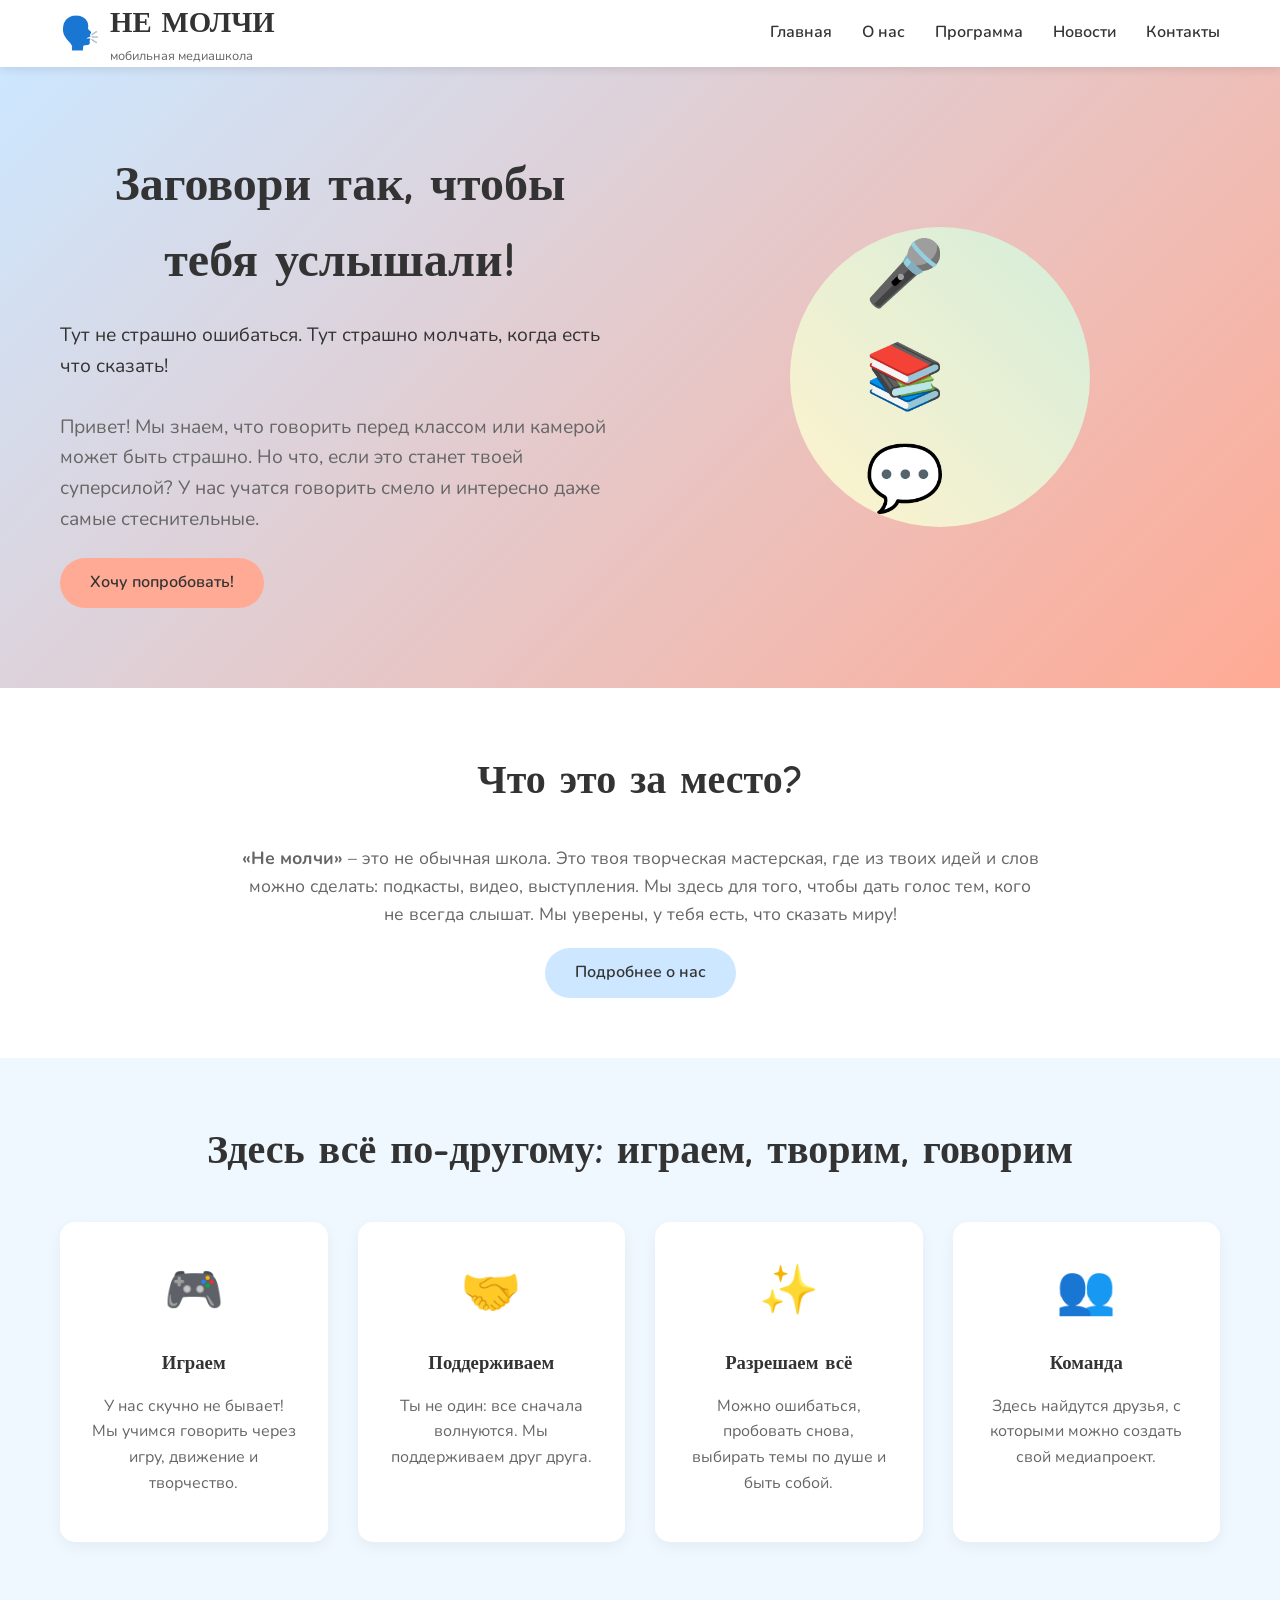
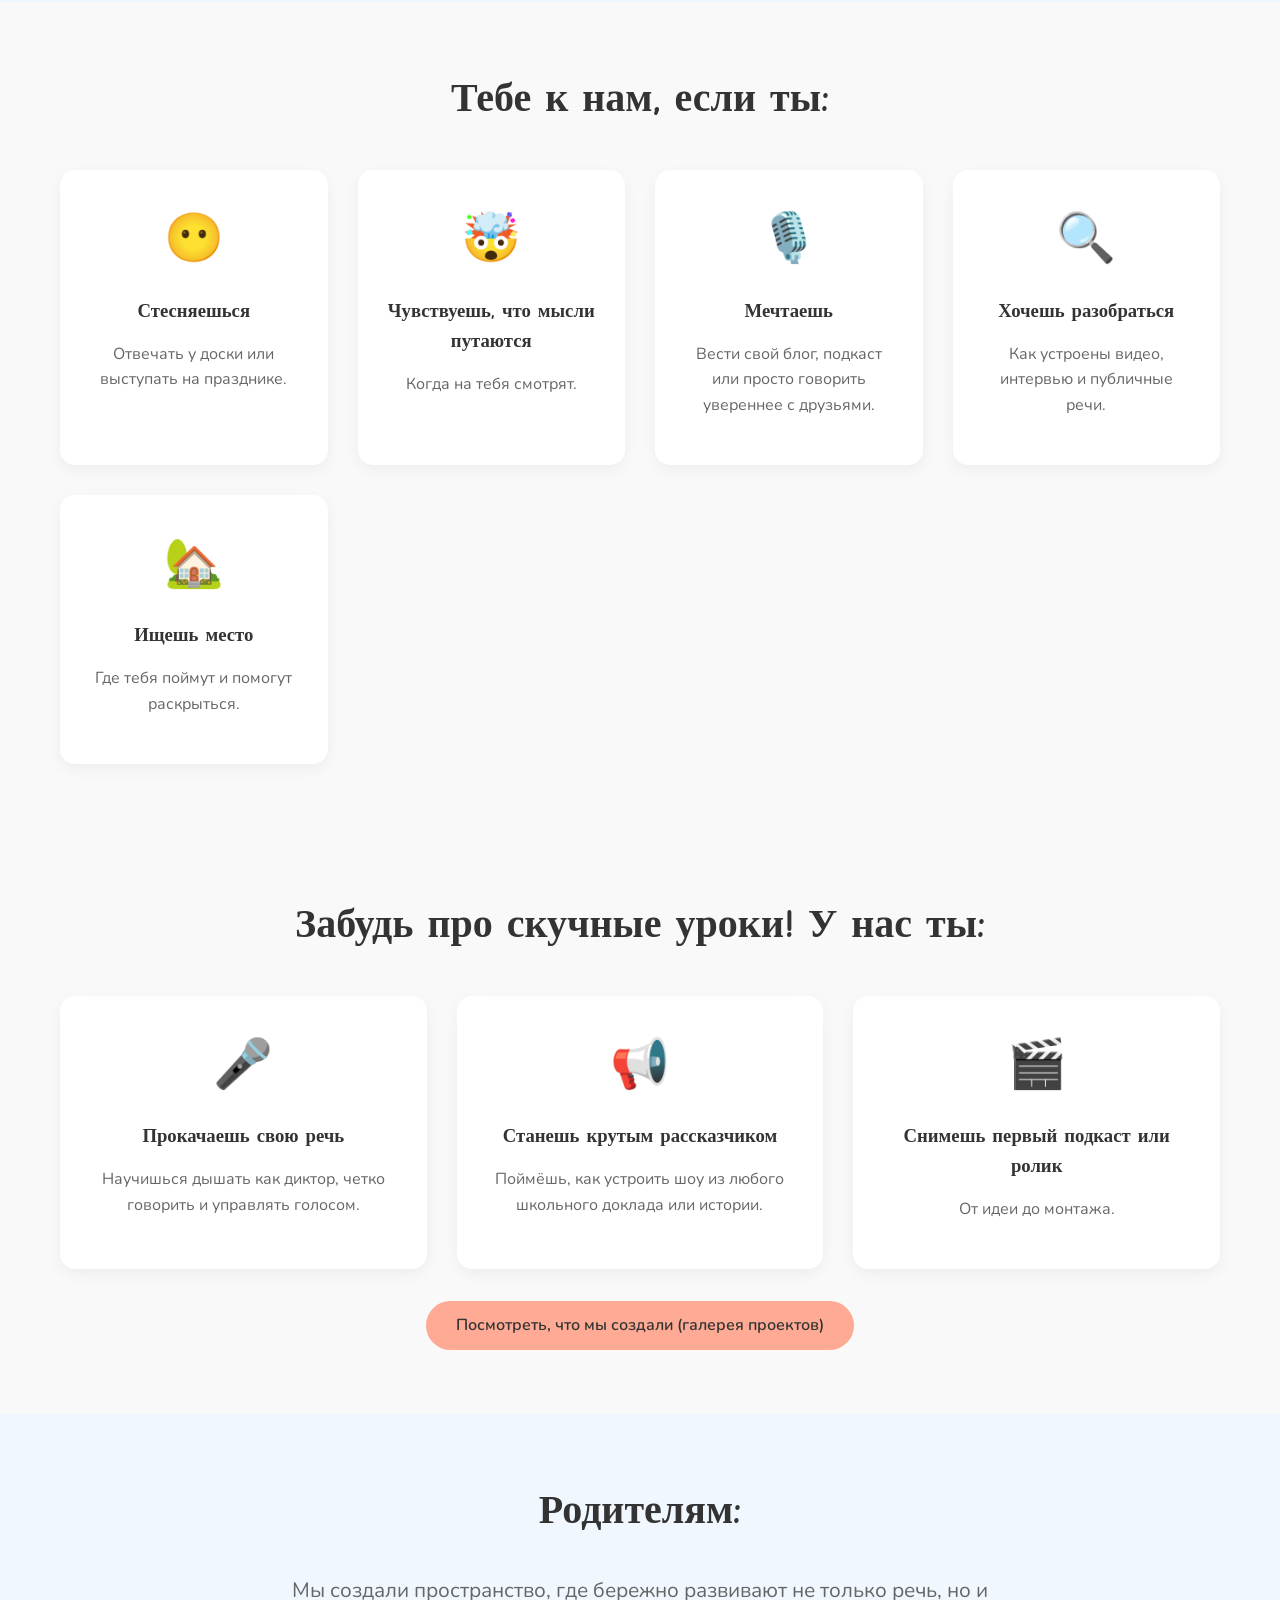
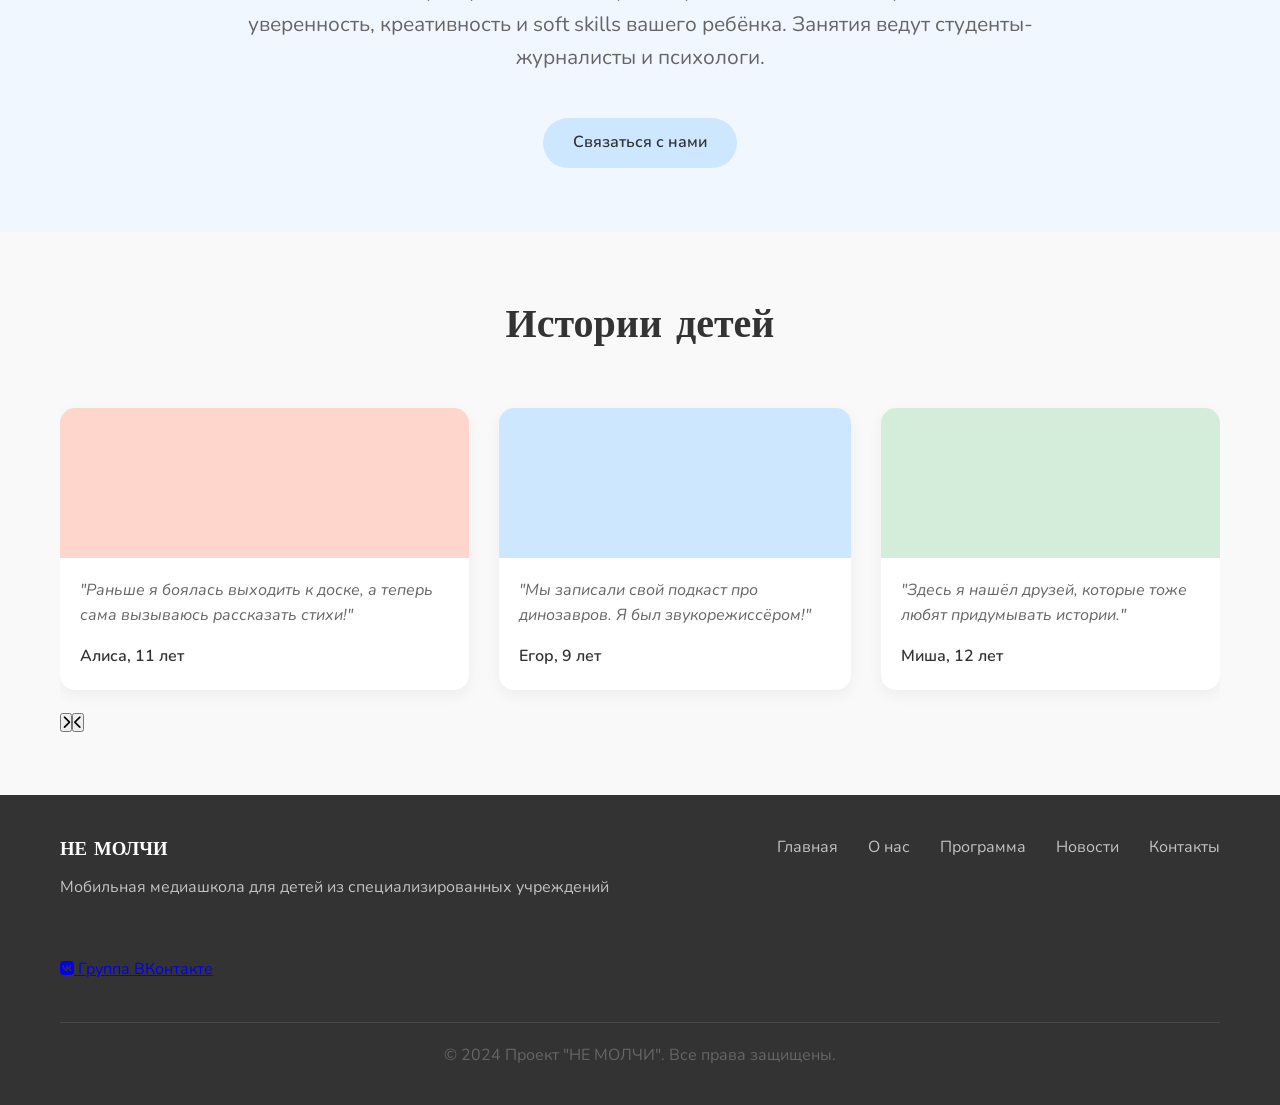
<file: index.html>
<!DOCTYPE html>
<html lang="ru">
<head>
    <meta charset="UTF-8">
    <meta name="viewport" content="width=device-width, initial-scale=1.0">
    <title>НЕ МОЛЧИ - Мобильная медиашкола</title>
    <link rel="stylesheet" href="style.css">
    <link rel="preconnect" href="https://fonts.googleapis.com">
    <link rel="preconnect" href="https://fonts.gstatic.com" crossorigin>
    <link href="https://fonts.googleapis.com/css2?family=Comic+Neue:wght@400;700&family=Nunito:wght@400;600;700&display=swap" rel="stylesheet">
    <link rel="stylesheet" href="https://cdnjs.cloudflare.com/ajax/libs/font-awesome/6.4.0/css/all.min.css">
    <link rel="icon" type="image/x-icon" href="assets/favicon.ico">
</head>
<body>
    <!-- Шапка сайта (без изменений) -->
    <header class="header">
        <div class="container">
            <div class="logo">
                <div class="logo-icon">🗣️</div>
                <div>
                    <h1>НЕ МОЛЧИ</h1>
                    <p class="logo-subtitle">мобильная медиашкола</p>
                </div>
            </div>
            <nav class="nav">
                <button class="mobile-menu-btn">
                    <i class="fas fa-bars"></i>
                </button>
                <ul class="nav-list">
                    <li><a href="index.html" class="active">Главная</a></li>
                    <li><a href="about.html">О нас</a></li>
                    <li><a href="program.html">Программа</a></li>
                    <li><a href="news.html">Новости</a></li>
                    <li><a href="contacts.html">Контакты</a></li>
                </ul>
            </nav>
        </div>
    </header>

    <!-- Главный баннер (Hero-секция) – полностью обновлён -->
    <section class="hero">
        <div class="container">
            <div class="hero-content">
                <h2 class="hero-title">Заговори так, чтобы тебя услышали!</h2>
                <p class="hero-subtitle">Тут не страшно ошибаться. Тут страшно молчать, когда есть что сказать!</p>
                <p style="margin-bottom: 1.5rem; font-size: 1.2rem;">Привет! Мы знаем, что говорить перед классом или камерой может быть страшно. Но что, если это станет твоей суперсилой? У нас учатся говорить смело и интересно даже самые стеснительные.</p>
                <a href="program.html" class="btn">Хочу попробовать!</a>
            </div>
            <div class="hero-image">
                <div class="circle-img"></div>
            </div>
        </div>
    </section>

    <!-- Что это за место? (ранее "О проекте") -->
    <section class="about-short">
        <div class="container">
            <h2>Что это за место?</h2>
            <p><strong>«Не молчи»</strong> – это не обычная школа. Это твоя творческая мастерская, где из твоих идей и слов можно сделать: подкасты, видео, выступления. Мы здесь для того, чтобы дать голос тем, кого не всегда слышат. Мы уверены, у тебя есть, что сказать миру!</p>
            <a href="about.html" class="btn btn-secondary">Подробнее о нас</a>
        </div>
    </section>

    <!-- Здесь всё по-другому (ранее "Форматы занятий") -->
    <section class="formats">
        <div class="container">
            <h2>Здесь всё по-другому: играем, творим, говорим</h2>
            <div class="formats-grid">
                <div class="format-card">
                    <div class="format-icon">🎮</div>
                    <h3>Играем</h3>
                    <p>У нас скучно не бывает! Мы учимся говорить через игру, движение и творчество.</p>
                </div>
                <div class="format-card">
                    <div class="format-icon">🤝</div>
                    <h3>Поддерживаем</h3>
                    <p>Ты не один: все сначала волнуются. Мы поддерживаем друг друга.</p>
                </div>
                <div class="format-card">
                    <div class="format-icon">✨</div>
                    <h3>Разрешаем всё</h3>
                    <p>Можно ошибаться, пробовать снова, выбирать темы по душе и быть собой.</p>
                </div>
                <div class="format-card">
                    <div class="format-icon">👥</div>
                    <h3>Команда</h3>
                    <p>Здесь найдутся друзья, с которыми можно создать свой медиапроект.</p>
                </div>
            </div>
        </div>
    </section>

    <!-- Тебе к нам, если ты... (новая секция) -->
    <section class="reasons" style="padding: 4rem 0; background-color: #f9f9f9;">
        <div class="container">
            <h2>Тебе к нам, если ты:</h2>
            <div class="formats-grid"> <!-- используем ту же сетку -->
                <div class="format-card">
                    <div class="format-icon">😶</div>
                    <h3>Стесняешься</h3>
                    <p>Отвечать у доски или выступать на празднике.</p>
                </div>
                <div class="format-card">
                    <div class="format-icon">🤯</div>
                    <h3>Чувствуешь, что мысли путаются</h3>
                    <p>Когда на тебя смотрят.</p>
                </div>
                <div class="format-card">
                    <div class="format-icon">🎙️</div>
                    <h3>Мечтаешь</h3>
                    <p>Вести свой блог, подкаст или просто говорить увереннее с друзьями.</p>
                </div>
                <div class="format-card">
                    <div class="format-icon">🔍</div>
                    <h3>Хочешь разобраться</h3>
                    <p>Как устроены видео, интервью и публичные речи.</p>
                </div>
                <div class="format-card">
                    <div class="format-icon">🏡</div>
                    <h3>Ищешь место</h3>
                    <p>Где тебя поймут и помогут раскрыться.</p>
                </div>
            </div>
        </div>
    </section>

    <!-- Забудь про скучные уроки! У нас ты: (новая секция) -->
    <section class="benefits" style="padding: 4rem 0;">
        <div class="container">
            <h2>Забудь про скучные уроки! У нас ты:</h2>
            <div class="formats-grid">
                <div class="format-card">
                    <div class="format-icon">🎤</div>
                    <h3>Прокачаешь свою речь</h3>
                    <p>Научишься дышать как диктор, четко говорить и управлять голосом.</p>
                </div>
                <div class="format-card">
                    <div class="format-icon">📢</div>
                    <h3>Станешь крутым рассказчиком</h3>
                    <p>Поймёшь, как устроить шоу из любого школьного доклада или истории.</p>
                </div>
                <div class="format-card">
                    <div class="format-icon">🎬</div>
                    <h3>Снимешь первый подкаст или ролик</h3>
                    <p>От идеи до монтажа.</p>
                </div>
            </div>
            <div style="text-align: center; margin-top: 2rem;">
<a href="about.html#gallery" class="btn">Посмотреть, что мы создали (галерея проектов)</a>            </div>
        </div>
    </section>

    <!-- Родителям (новая секция) -->
    <section class="parents" style="padding: 4rem 0; background-color: #f0f7ff;">
        <div class="container">
            <h2>Родителям:</h2>
            <div style="max-width: 800px; margin: 0 auto; text-align: center;">
                <p style="font-size: 1.3rem; margin-bottom: 1.5rem;">Мы создали пространство, где бережно развивают не только речь, но и уверенность, креативность и soft skills вашего ребёнка. Занятия ведут студенты-журналисты и психологи.</p>
                <a href="contacts.html" class="btn btn-secondary">Связаться с нами</a>
            </div>
        </div>
    </section>

    <!-- Отзывы (можно оставить, но обновим текст) -->
    <section class="reviews">
        <div class="container">
            <h2>Истории детей</h2>
            <div class="reviews-carousel">
                <div class="review-card">
                    <div class="review-image" style="background-color: #ffd6cc;"></div>
                    <div class="review-content">
                        <p>"Раньше я боялась выходить к доске, а теперь сама вызываюсь рассказать стихи!"</p>
                        <span class="review-author">Алиса, 11 лет</span>
                    </div>
                </div>
                <div class="review-card">
                    <div class="review-image" style="background-color: #cce7ff;"></div>
                    <div class="review-content">
                        <p>"Мы записали свой подкаст про динозавров. Я был звукорежиссёром!"</p>
                        <span class="review-author">Егор, 9 лет</span>
                    </div>
                </div>
                <div class="review-card">
                    <div class="review-image" style="background-color: #d4edda;"></div>
                    <div class="review-content">
                        <p>"Здесь я нашёл друзей, которые тоже любят придумывать истории."</p>
                        <span class="review-author">Миша, 12 лет</span>
                    </div>
                </div>
            </div>
        </div>
    </section>

    <!-- Футер (без изменений, только описание) -->
    <footer class="footer">
        <div class="container">
            <div class="footer-content">
                <div class="footer-logo">
                    <h3>НЕ МОЛЧИ</h3>
                    <p>Мобильная медиашкола для детей из специализированных учреждений</p>
                </div>
                <div class="footer-links">
                    <a href="index.html">Главная</a>
                    <a href="about.html">О нас</a>
                    <a href="program.html">Программа</a>
                    <a href="news.html">Новости</a>
                    <a href="contacts.html">Контакты</a>
                </div>
                <div class="footer-social">
                    <a href="https://vk.com/club235171057" target="_blank" class="social-link">
                        <i class="fab fa-vk"></i> Группа ВКонтакте
                    </a>
                </div>
            </div>
            <div class="footer-copyright">
                <p>© 2024 Проект "НЕ МОЛЧИ". Все права защищены.</p>
            </div>
        </div>
    </footer>

    <!-- Скрипты (оставлены без изменений) -->
    <script src="main.js"></script>
    <script src="vk-news.js"></script>
    <script>
        document.addEventListener('DOMContentLoaded', function() {
            setTimeout(() => {
                if (typeof loadVKNewsAll === 'function') loadVKNewsAll();
            }, 1000);
            
            const refreshBtn = document.getElementById('refresh-news');
            if (refreshBtn) {
                refreshBtn.addEventListener('click', function() {
                    this.innerHTML = '<i class="fas fa-sync-alt fa-spin"></i> Обновление...';
                    loadVKNewsAll();
                    setTimeout(() => {
                        this.innerHTML = '<i class="fas fa-sync-alt"></i> Обновить новости';
                    }, 3000);
                });
            }
        });
    </script>
    <script src="https://vk.com/js/api/openapi.js?169" async></script>
</body>
</html>
</file>
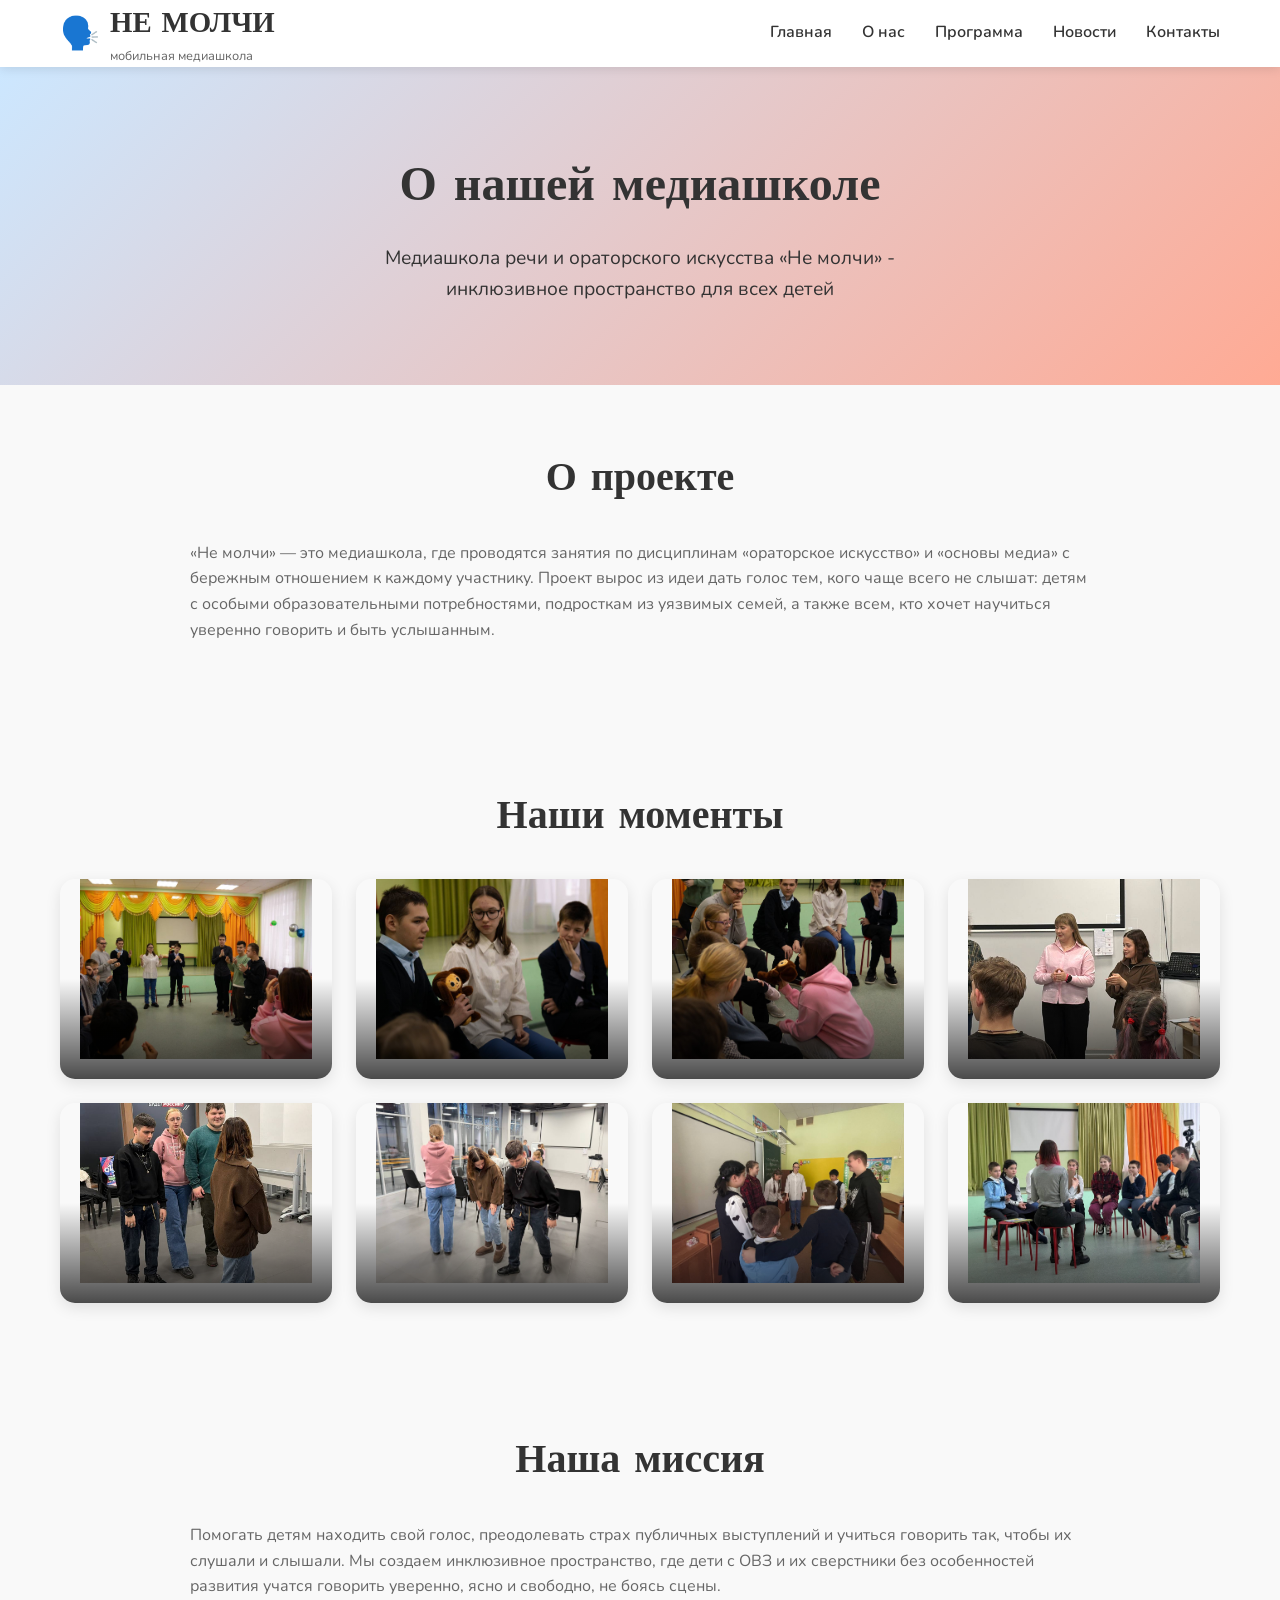
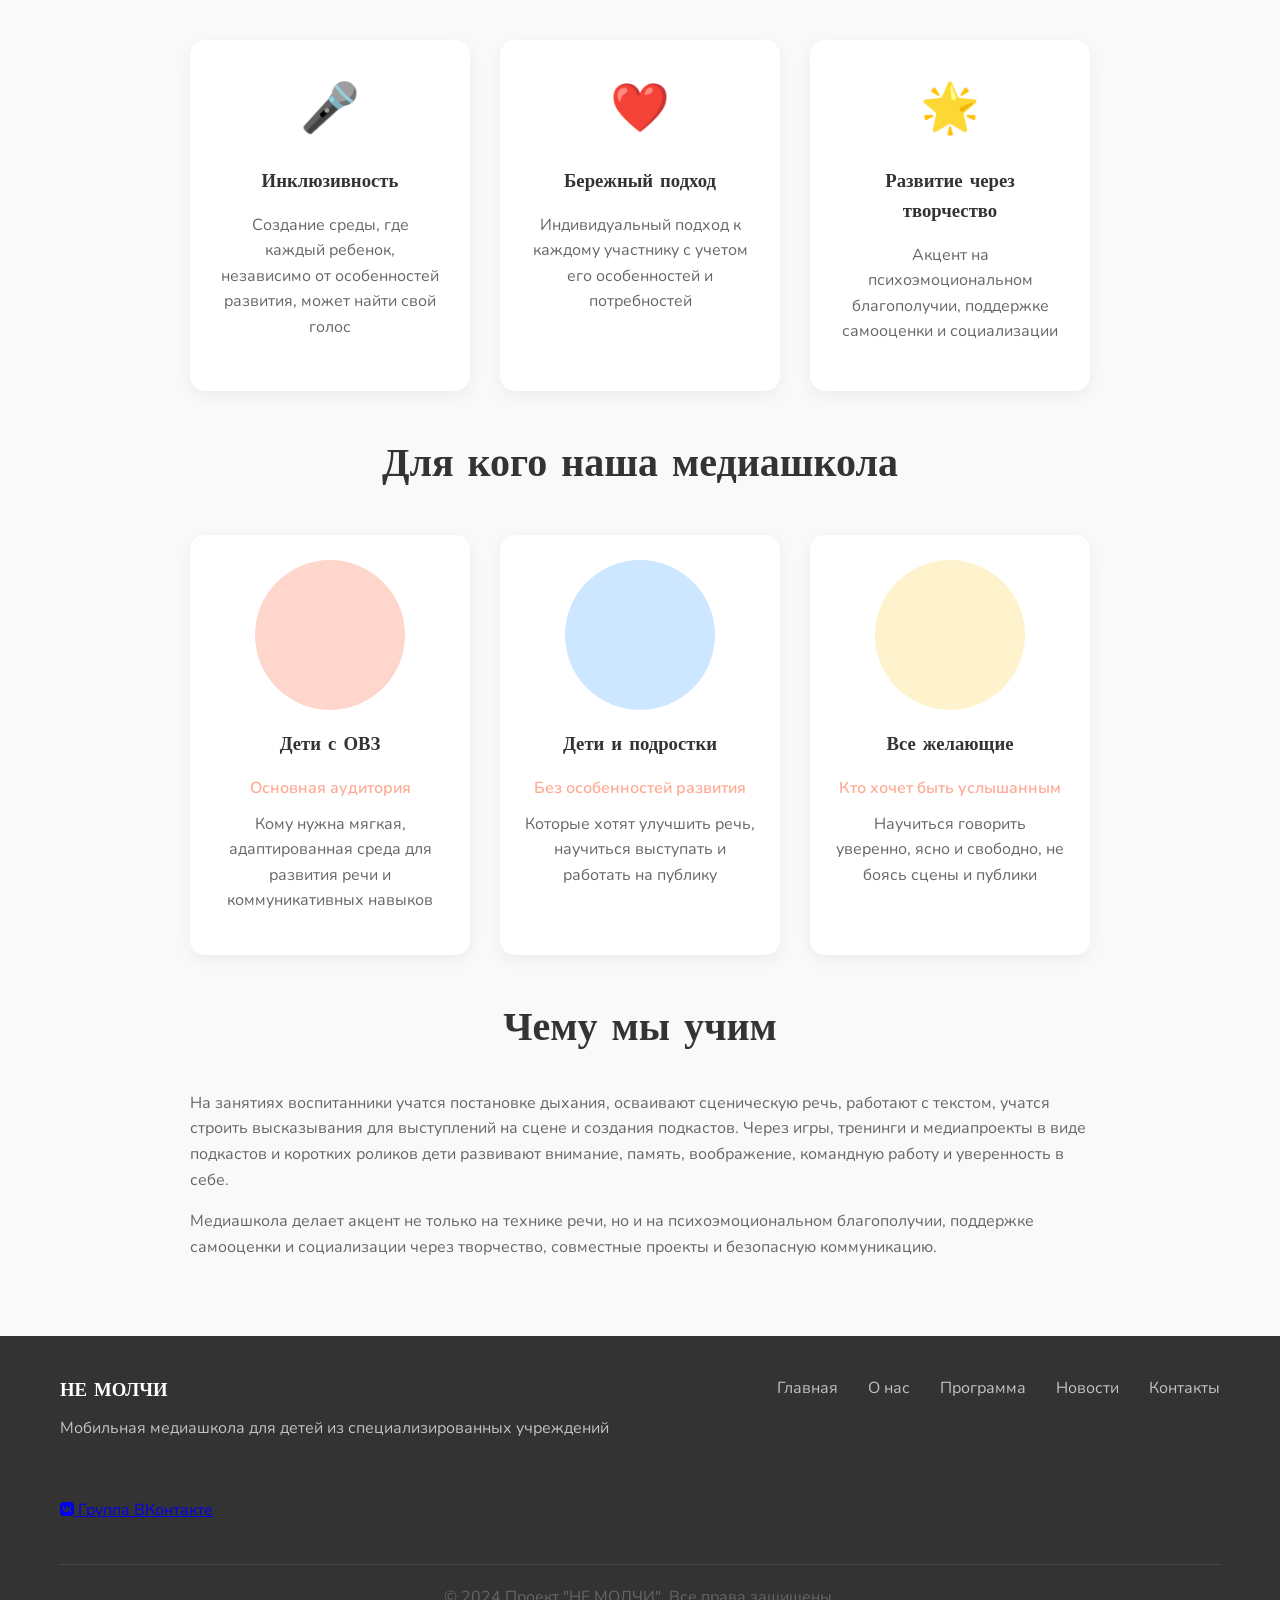
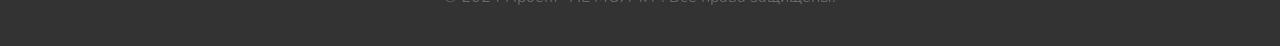
<file: about.html>
<!DOCTYPE html>
<html lang="ru">
<head>
    <meta charset="UTF-8">
    <meta name="viewport" content="width=device-width, initial-scale=1.0">
    <title>О нас - НЕ МОЛЧИ</title>
    <link rel="stylesheet" href="style.css">
    <link rel="preconnect" href="https://fonts.googleapis.com">
    <link rel="preconnect" href="https://fonts.gstatic.com" crossorigin>
    <link href="https://fonts.googleapis.com/css2?family=Comic+Neue:wght@400;700&family=Nunito:wght@400;600;700&display=swap" rel="stylesheet">
    <link rel="stylesheet" href="https://cdnjs.cloudflare.com/ajax/libs/font-awesome/6.4.0/css/all.min.css">
    <link rel="icon" type="image/x-icon" href="assets/favicon.ico">
    <style>
        /* Стили для галереи (дополнительно к основным) */
        .gallery-section {
            padding: 4rem 0;
            background-color: #f9f9f9;
        }
        .gallery-grid {
            display: grid;
            grid-template-columns: repeat(auto-fit, minmax(200px, 1fr));
            gap: 1.5rem;
            margin-top: 2rem;
        }
        .gallery-item {
            border-radius: 15px;
            overflow: hidden;
            box-shadow: 0 5px 15px rgba(0,0,0,0.1);
            transition: transform 0.3s ease;
        }
        .gallery-item:hover {
            transform: scale(1.02);
        }
        .gallery-item img {
            width: 100%;
            height: 200px;
            object-fit: cover;
            display: block;
        }
    </style>
</head>
<body>
    <header class="header">
        <div class="container">
            <div class="logo">
                <div class="logo-icon">🗣️</div>
                <div>
                    <h1>НЕ МОЛЧИ</h1>
                    <p class="logo-subtitle">мобильная медиашкола</p>
                </div>
            </div>
            <nav class="nav">
                <button class="mobile-menu-btn">
                    <i class="fas fa-bars"></i>
                </button>
                <ul class="nav-list">
                    <li><a href="index.html">Главная</a></li>
                    <li><a href="about.html" class="active">О нас</a></li>
                    <li><a href="program.html">Программа</a></li>
                    <li><a href="news.html">Новости</a></li>
                    <li><a href="contacts.html">Контакты</a></li>
                </ul>
            </nav>
        </div>
    </header>

    <main class="page-content">
        <section class="page-hero">
            <div class="container">
                <h1>О нашей медиашколе</h1>
                <p>Медиашкола речи и ораторского искусства «Не молчи» - инклюзивное пространство для всех детей</p>
            </div>
        </section>

        <section class="about-details">
            <div class="container">
                <div class="about-content">
                    <h2>О проекте</h2>
                    <p>«Не молчи» — это медиашкола, где проводятся занятия по дисциплинам «ораторское искусство» и «основы медиа» с бережным отношением к каждому участнику. Проект вырос из идеи дать голос тем, кого чаще всего не слышат: детям с особыми образовательными потребностями, подросткам из уязвимых семей, а также всем, кто хочет научиться уверенно говорить и быть услышанным.</p>
                </div>
            </div>
        </section>

        <!-- Новая секция с фотогалереей (все 8 изображений) -->
        <section class="gallery-section" id="gallery">
            <div class="container">
                <h2>Наши моменты</h2>
                <div class="gallery-grid">
                    <div class="gallery-item"><img src="assets/image/1.jpg" alt="Занятие в медиашколе"></div>
                    <div class="gallery-item"><img src="assets/image/2.jpg" alt="Ребята записывают подкаст"></div>
                    <div class="gallery-item"><img src="assets/image/3.jpg" alt="Игра на занятии"></div>
                    <div class="gallery-item"><img src="assets/image/4.jpg" alt="Выступление"></div>
                    <div class="gallery-item"><img src="assets/image/5.jpg" alt="Творческая мастерская"></div>
                    <div class="gallery-item"><img src="assets/image/6.jpg" alt="Дружная команда"></div>
                    <div class="gallery-item"><img src="assets/image/7.jpg" alt="Работа с микрофоном"></div>
                    <div class="gallery-item"><img src="assets/image/8.jpg" alt="Радость творчества"></div>
                </div>
            </div>
        </section>

        <!-- Продолжение основного контента -->
        <section class="about-details">
            <div class="container">
                <div class="about-content">
                    <h2>Наша миссия</h2>
                    <p>Помогать детям находить свой голос, преодолевать страх публичных выступлений и учиться говорить так, чтобы их слушали и слышали. Мы создаем инклюзивное пространство, где дети с ОВЗ и их сверстники без особенностей развития учатся говорить уверенно, ясно и свободно, не боясь сцены.</p>
                    
                    <div class="values-grid">
                        <div class="value-card">
                            <div class="value-icon">🎤</div>
                            <h3>Инклюзивность</h3>
                            <p>Создание среды, где каждый ребенок, независимо от особенностей развития, может найти свой голос</p>
                        </div>
                        <div class="value-card">
                            <div class="value-icon">❤️</div>
                            <h3>Бережный подход</h3>
                            <p>Индивидуальный подход к каждому участнику с учетом его особенностей и потребностей</p>
                        </div>
                        <div class="value-card">
                            <div class="value-icon">🌟</div>
                            <h3>Развитие через творчество</h3>
                            <p>Акцент на психоэмоциональном благополучии, поддержке самооценки и социализации</p>
                        </div>
                    </div>
                    
                    <h2>Для кого наша медиашкола</h2>
                    
                    <div class="team-grid">
                        <div class="team-card">
                            <div class="team-photo" style="background-color: #ffd6cc;"></div>
                            <h3>Дети с ОВЗ</h3>
                            <p class="team-role">Основная аудитория</p>
                            <p>Кому нужна мягкая, адаптированная среда для развития речи и коммуникативных навыков</p>
                        </div>
                        <div class="team-card">
                            <div class="team-photo" style="background-color: #cce7ff;"></div>
                            <h3>Дети и подростки</h3>
                            <p class="team-role">Без особенностей развития</p>
                            <p>Которые хотят улучшить речь, научиться выступать и работать на публику</p>
                        </div>
                        <div class="team-card">
                            <div class="team-photo" style="background-color: #fff3cd;"></div>
                            <h3>Все желающие</h3>
                            <p class="team-role">Кто хочет быть услышанным</p>
                            <p>Научиться говорить уверенно, ясно и свободно, не боясь сцены и публики</p>
                        </div>
                    </div>
                    
                    <h2>Чему мы учим</h2>
                    <p>На занятиях воспитанники учатся постановке дыхания, осваивают сценическую речь, работают с текстом, учатся строить высказывания для выступлений на сцене и создания подкастов. Через игры, тренинги и медиапроекты в виде подкастов и коротких роликов дети развивают внимание, память, воображение, командную работу и уверенность в себе.</p>
                    
                    <p>Медиашкола делает акцент не только на технике речи, но и на психоэмоциональном благополучии, поддержке самооценки и социализации через творчество, совместные проекты и безопасную коммуникацию.</p>
                </div>
            </div>
        </section>
    </main>

    <footer class="footer">
        <div class="container">
            <div class="footer-content">
                <div class="footer-logo">
                    <h3>НЕ МОЛЧИ</h3>
                    <p>Мобильная медиашкола для детей из специализированных учреждений</p>
                </div>
                <div class="footer-links">
                    <a href="index.html">Главная</a>
                    <a href="about.html">О нас</a>
                    <a href="program.html">Программа</a>
                    <a href="news.html">Новости</a>
                    <a href="contacts.html">Контакты</a>
                </div>
                <div class="footer-social">
                    <a href="https://vk.com/club235171057" target="_blank" class="social-link">
                        <i class="fab fa-vk"></i> Группа ВКонтакте
                    </a>
                </div>
            </div>
            <div class="footer-copyright">
                <p>© 2024 Проект "НЕ МОЛЧИ". Все права защищены.</p>
            </div>
        </div>
    </footer>

    <script src="main.js"></script>
</body>
</html>
</file>
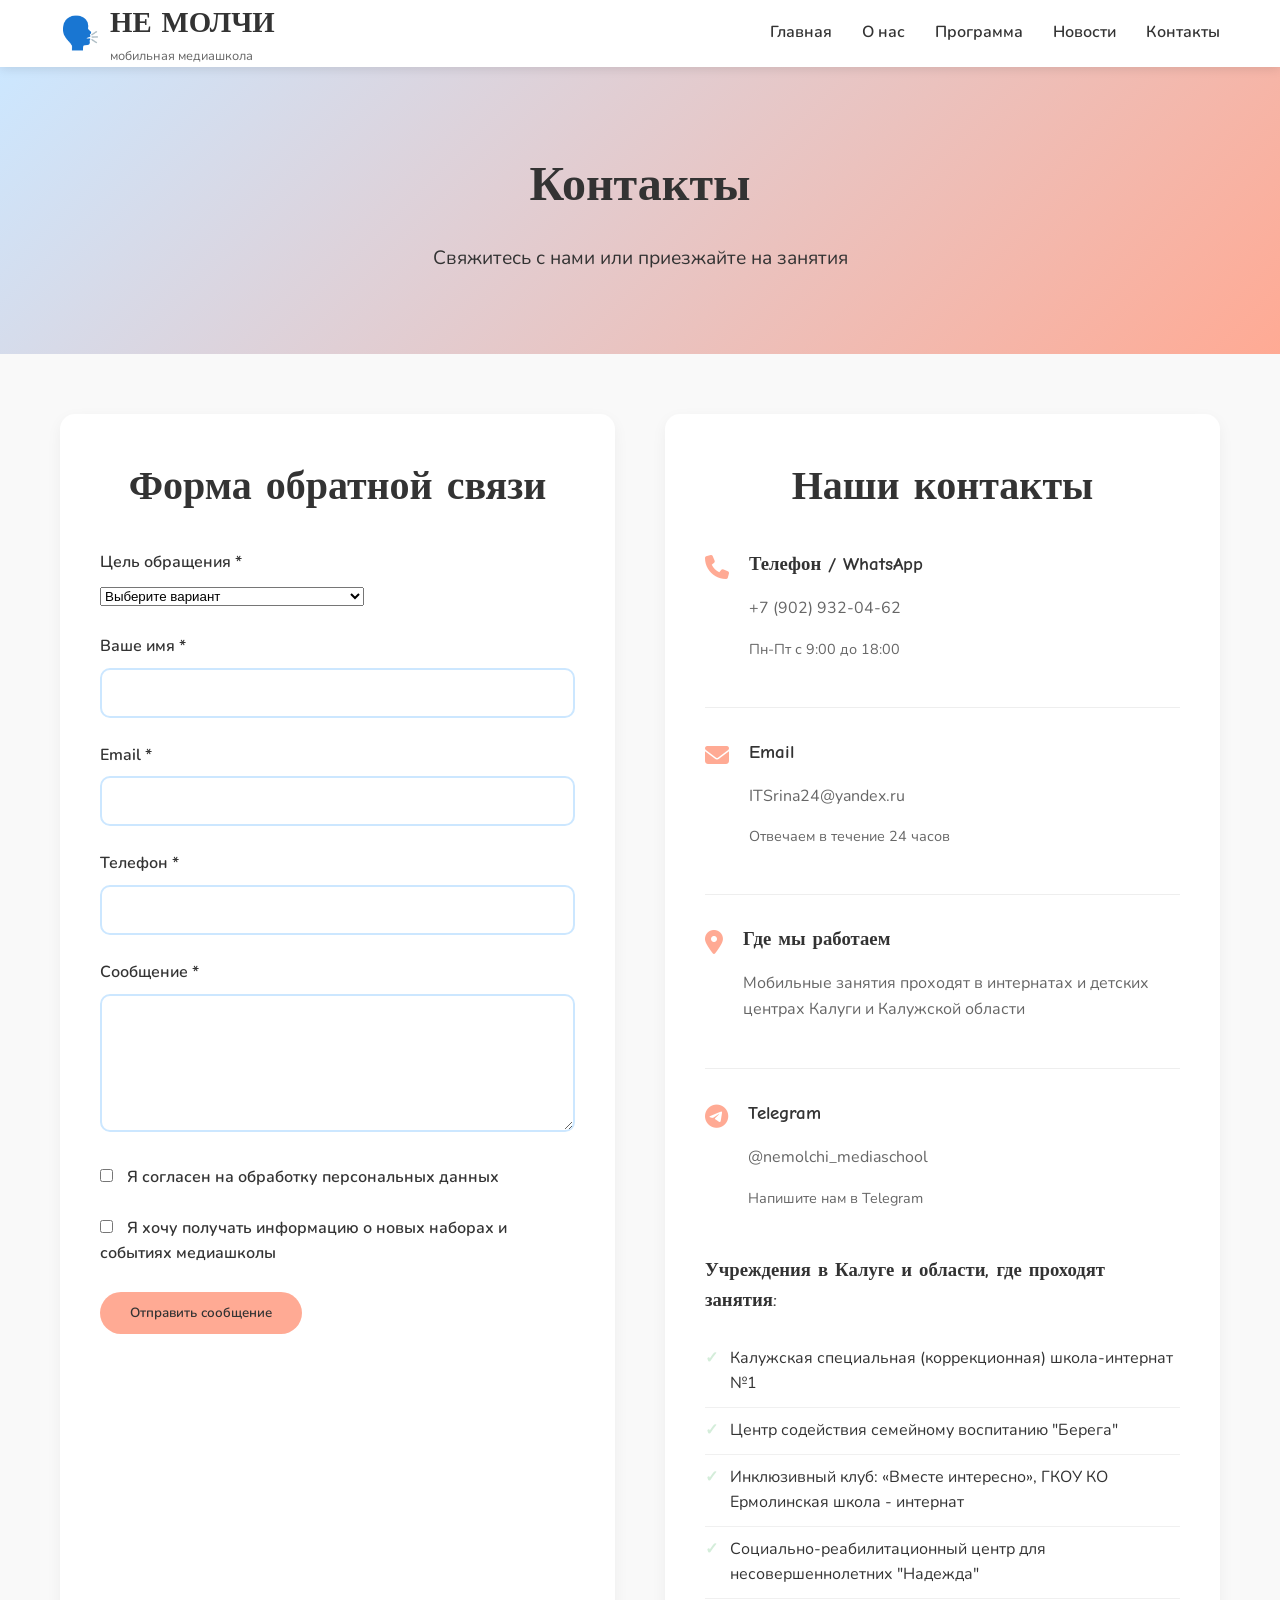
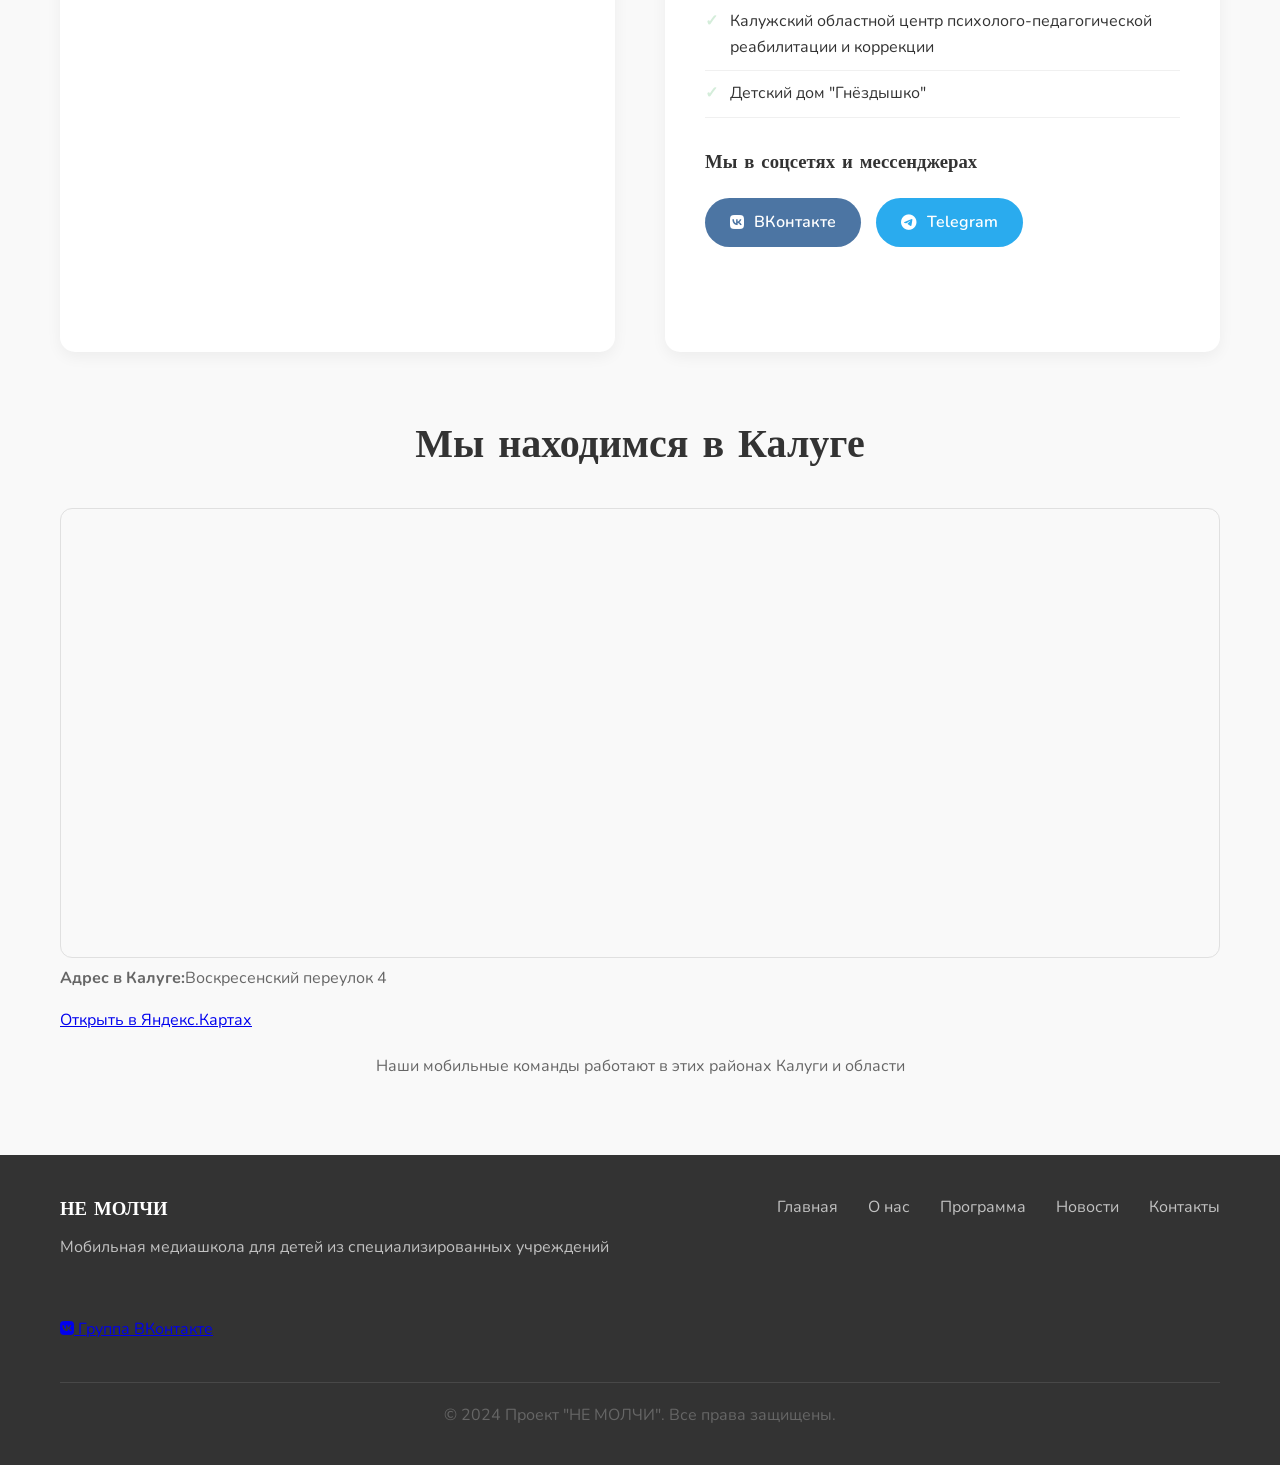
<file: contacts.html>
<!DOCTYPE html>
<html lang="ru">
<head>
    <meta charset="UTF-8">
    <meta name="viewport" content="width=device-width, initial-scale=1.0">
    <title>Контакты - НЕ МОЛЧИ</title>
    <link rel="stylesheet" href="style.css">
    <link rel="preconnect" href="https://fonts.googleapis.com">
    <link rel="preconnect" href="https://fonts.gstatic.com" crossorigin>
    <link href="https://fonts.googleapis.com/css2?family=Comic+Neue:wght@400;700&family=Nunito:wght@400;600;700&display=swap" rel="stylesheet">
    <link rel="stylesheet" href="https://cdnjs.cloudflare.com/ajax/libs/font-awesome/6.4.0/css/all.min.css">
    <link rel="icon" type="image/x-icon" href="assets/favicon.ico">
</head>
<body>
    <header class="header">
        <div class="container">
            <div class="logo">
                <div class="logo-icon">🗣️</div>
                <div>
                    <h1>НЕ МОЛЧИ</h1>
                    <p class="logo-subtitle">мобильная медиашкола</p>
                </div>
            </div>
            <nav class="nav">
                <button class="mobile-menu-btn">
                    <i class="fas fa-bars"></i>
                </button>
                <ul class="nav-list">
                    <li><a href="index.html">Главная</a></li>
                    <li><a href="about.html">О нас</a></li>
                    <li><a href="program.html">Программа</a></li>
                    <li><a href="news.html">Новости</a></li>
                    <li><a href="contacts.html" class="active">Контакты</a></li>
                </ul>
            </nav>
        </div>
    </header>

    <main class="page-content">
        <section class="page-hero">
            <div class="container">
                <h1>Контакты</h1>
                <p>Свяжитесь с нами или приезжайте на занятия</p>
            </div>
        </section>

        <section class="contacts-full">
            <div class="container">
                <div class="contacts-grid-full">
                    <!-- Форма обратной связи -->
                    <div class="contact-form-section">
                        <h2>Форма обратной связи</h2>
                        <form id="contact-form" class="contact-form">
                            <div class="form-group">
                                <label for="contact-type">Цель обращения *</label>
                                <select id="contact-type" name="contact-type" required>
                                    <option value="" disabled selected>Выберите вариант</option>
                                    <option value="parent">Записать ребенка на занятия</option>
                                    <option value="institution">Пригласить медиашколу в учреждение</option>
                                    <option value="volunteer">Стать волонтером</option>
                                    <option value="partner">Сотрудничество / Партнерство</option>
                                    <option value="question">Задать вопрос</option>
                                </select>
                            </div>
                            <div class="form-group">
                                <label for="name">Ваше имя *</label>
                                <input type="text" id="name" name="name" required>
                            </div>
                            <div class="form-group">
                                <label for="email">Email *</label>
                                <input type="email" id="email" name="email" required>
                            </div>
                            <div class="form-group">
                                <label for="phone">Телефон *</label>
                                <input type="tel" id="phone" name="phone" required>
                            </div>
                            <div class="form-group">
                                <label for="message">Сообщение *</label>
                                <textarea id="message" name="message" rows="5" required></textarea>
                            </div>
                            <div class="form-group form-group-checkbox">
                                <label>
                                    <input type="checkbox" name="agreement" required>
                                    Я согласен на обработку персональных данных
                                </label>
                            </div>
                            <div class="form-group form-group-checkbox">
                                <label>
                                    <input type="checkbox" name="newsletter">
                                    Я хочу получать информацию о новых наборах и событиях медиашколы
                                </label>
                            </div>
                            <button type="submit" class="btn">Отправить сообщение</button>
                        </form>
                    </div>
                    
                    <!-- Контактная информация -->
                    <div class="contact-info-section">
                        <h2>Наши контакты</h2>
                        <div class="contact-details">
                            <div class="contact-item-large">
                                <i class="fas fa-phone"></i>
                                <div>
                                    <h3>Телефон / WhatsApp</h3>
                                    <p>+7 (902) 932-04-62</p>
                                    <p class="contact-note">Пн-Пт с 9:00 до 18:00</p>
                                </div>
                            </div>
                            <div class="contact-item-large">
                                <i class="fas fa-envelope"></i>
                                <div>
                                    <h3>Email</h3>
                                    <p>ITSrina24@yandex.ru</p>
                                    <p class="contact-note">Отвечаем в течение 24 часов</p>
                                </div>
                            </div>
                            <div class="contact-item-large">
                                <i class="fas fa-map-marker-alt"></i>
                                <div>
                                    <h3>Где мы работаем</h3>
                                    <p>Мобильные занятия проходят в интернатах и детских центрах Калуги и Калужской области</p>
                                </div>
                            </div>
                            <div class="contact-item-large">
                                <i class="fab fa-telegram"></i>
                                <div>
                                    <h3>Telegram</h3>
                                    <p>@nemolchi_mediaschool</p>
                                    <p class="contact-note">Напишите нам в Telegram</p>
                                </div>
                            </div>
                        </div>
                        
                        <h3>Учреждения в Калуге и области, где проходят занятия:</h3>
                        <ul class="institutions-list">
                            <li>Калужская специальная (коррекционная) школа-интернат №1</li>
                            <li>Центр содействия семейному воспитанию "Берега"</li>
                            <li>Инклюзивный клуб: «Вместе интересно», ГКОУ КО Ермолинская школа - интернат</li>
                            <li>Социально-реабилитационный центр для несовершеннолетних "Надежда"</li>
                            <li>Калужский областной центр психолого-педагогической реабилитации и коррекции</li>
                            <li>Детский дом "Гнёздышко"</li>
                        </ul>
                        
                        <div class="social-section">
                            <h3>Мы в соцсетях и мессенджерах</h3>
                            <div class="social-links-large">
                                <a href="https://t.me/rina_2409" target="_blank" class="social-btn vk">
                                    <i class="fab fa-vk"></i> ВКонтакте
                                </a>
                                <a href="https://t.me/nemolchi_mediaschool" target="_blank" class="social-btn tg">
                                    <i class="fab fa-telegram"></i> Telegram
                                </a>
                                <a href="https://wa.me/79029320462" target="_blank" class="social-btn wa">
                                    <i class="fab fa-whatsapp"></i> WhatsApp
                                </a>
                            </div>
                        </div>
                    </div>
                </div>
                
                <!-- Блок с Яндекс.Картой (замените src на свой код конструктора) -->
                <div class="map-section">
                    <h2>Мы находимся в Калуге</h2>
                    <div class="map-container">
                        <iframe 
                            src="https://yandex.ru/map-widget/v1/?um=constructor%3Aваш_уникальный_код&amp;source=constructor" 
                            width="100%" 
                            height="450" 
                            frameborder="0"
                            style="border-radius: 12px; border: 1px solid #e0e0e0;"
                            title="Местоположение медиашколы 'Не Молчи' в Калуге">
                        </iframe>
                        
                        <div class="map-fallback">
                            <p><strong>Адрес в Калуге:</strong>Воскресенский переулок 4</p>
                            <p><a href="https://yandex.ru/maps/org/медиашкола_не_молчи/123456789/" target="_blank">Открыть в Яндекс.Картах</a></p>
                        </div>
                    </div>
                    <p class="map-note">Наши мобильные команды работают в этих районах Калуги и области</p>
                </div>
            </div>
        </section>
    </main>

    <footer class="footer">
        <div class="container">
            <div class="footer-content">
                <div class="footer-logo">
                    <h3>НЕ МОЛЧИ</h3>
                    <p>Мобильная медиашкола для детей из специализированных учреждений</p>
                </div>
                <div class="footer-links">
                    <a href="index.html">Главная</a>
                    <a href="about.html">О нас</a>
                    <a href="program.html">Программа</a>
                    <a href="news.html">Новости</a>
                    <a href="contacts.html">Контакты</a>
                </div>
                <div class="footer-social">
                    <a href="https://vk.ru/club236350107" target="_blank" class="social-link">
                        <i class="fab fa-vk"></i> Группа ВКонтакте
                    </a>
                </div>
            </div>
            <div class="footer-copyright">
                <p>© 2024 Проект "НЕ МОЛЧИ". Все права защищены.</p>
            </div>
        </div>
    </footer>

    <script src="main.js"></script>
    <!-- Скрипт отправки формы в Telegram -->
    <script>
        (function() {
            const TELEGRAM_BOT_TOKEN = '8627908985:AAGHCZ6ntqcqYwFkHSxzosJhpDRbvvV6mOA';
            const TELEGRAM_CHAT_ID   = '1562710760';

            const form = document.getElementById('contact-form');

            // Соответствие кодов цели русским названиям
            const purposeMap = {
                'parent': 'Записать ребенка на занятия',
                'institution': 'Пригласить медиашколу в учреждение',
                'volunteer': 'Стать волонтером',
                'partner': 'Сотрудничество / Партнерство',
                'question': 'Задать вопрос'
            };

            // Функция для экранирования HTML-спецсимволов
            function escapeHtml(unsafe) {
                return unsafe
                    .replace(/&/g, "&amp;")
                    .replace(/</g, "&lt;")
                    .replace(/>/g, "&gt;")
                    .replace(/"/g, "&quot;")
                    .replace(/'/g, "&#039;");
            }

            async function sendToTelegram(formData) {
                // Получаем русское название цели
                const purposeText = purposeMap[formData['contact-type']] || formData['contact-type'];

                // Экранируем поля, которые могут содержать спецсимволы
                const escapedData = {
                    purpose: escapeHtml(purposeText),
                    name: escapeHtml(formData.name),
                    email: escapeHtml(formData.email),
                    phone: escapeHtml(formData.phone),
                    message: escapeHtml(formData.message),
                    newsletter: formData.newsletter ? 'Да' : 'Нет'
                };

                const message = `
📩 <b>Новое обращение с сайта</b>

<b>Цель:</b> ${escapedData.purpose}
<b>Имя:</b> ${escapedData.name}
<b>Email:</b> ${escapedData.email}
<b>Телефон:</b> ${escapedData.phone}
<b>Сообщение:</b> ${escapedData.message}
<b>Подписка на новости:</b> ${escapedData.newsletter}
                `.trim();

                if (!message) {
                    throw new Error('Сообщение не может быть пустым');
                }

                console.log('Отправляемое сообщение:', message);

                const url = `https://api.telegram.org/bot${TELEGRAM_BOT_TOKEN}/sendMessage`;

                const response = await fetch(url, {
                    method: 'POST',
                    headers: { 'Content-Type': 'application/json' },
                    body: JSON.stringify({
                        chat_id: TELEGRAM_CHAT_ID,
                        text: message,
                        parse_mode: 'HTML'
                    })
                });

                return response.json();
            }

            form.addEventListener('submit', async function(e) {
                e.preventDefault();

                const formData = {
                    'contact-type': document.getElementById('contact-type').value,
                    name: document.getElementById('name').value,
                    email: document.getElementById('email').value,
                    phone: document.getElementById('phone').value,
                    message: document.getElementById('message').value,
                    newsletter: document.querySelector('input[name="newsletter"]').checked
                };

                if (!formData.name || !formData.email || !formData.phone || !formData.message) {
                    alert('Пожалуйста, заполните все обязательные поля');
                    return;
                }

                const submitBtn = form.querySelector('button[type="submit"]');
                submitBtn.disabled = true;
                submitBtn.textContent = 'Отправка...';

                try {
                    const result = await sendToTelegram(formData);
                    if (result.ok) {
                        alert('✅ Спасибо! Ваше сообщение отправлено. Мы свяжемся с вами в ближайшее время.');
                        form.reset();
                    } else {
                        throw new Error(result.description || 'Ошибка отправки');
                    }
                } catch (error) {
                    console.error('Ошибка:', error);
                    alert('❌ Не удалось отправить сообщение. Попробуйте позже или напишите нам в Telegram.');
                } finally {
                    submitBtn.disabled = false;
                    submitBtn.textContent = 'Отправить сообщение';
                }
            });
        })();
    </script>
</body>
</html>
</file>
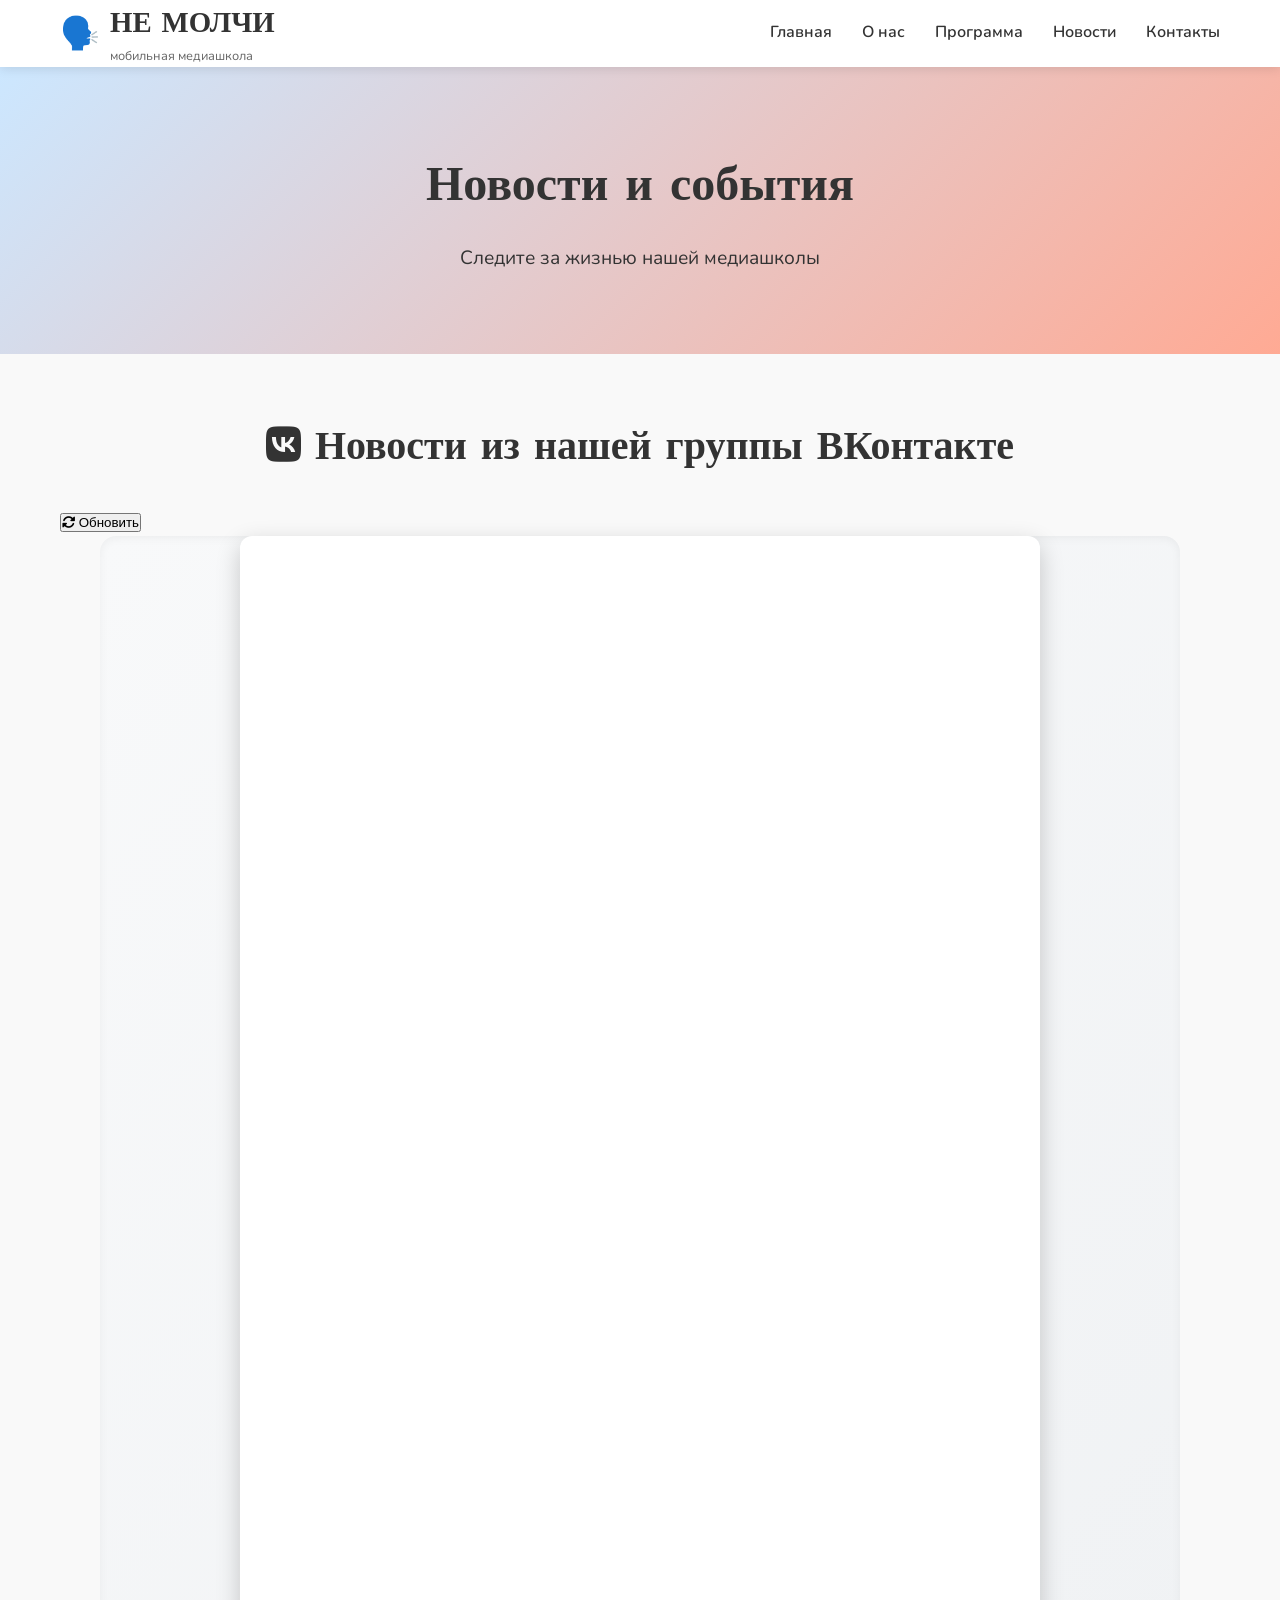
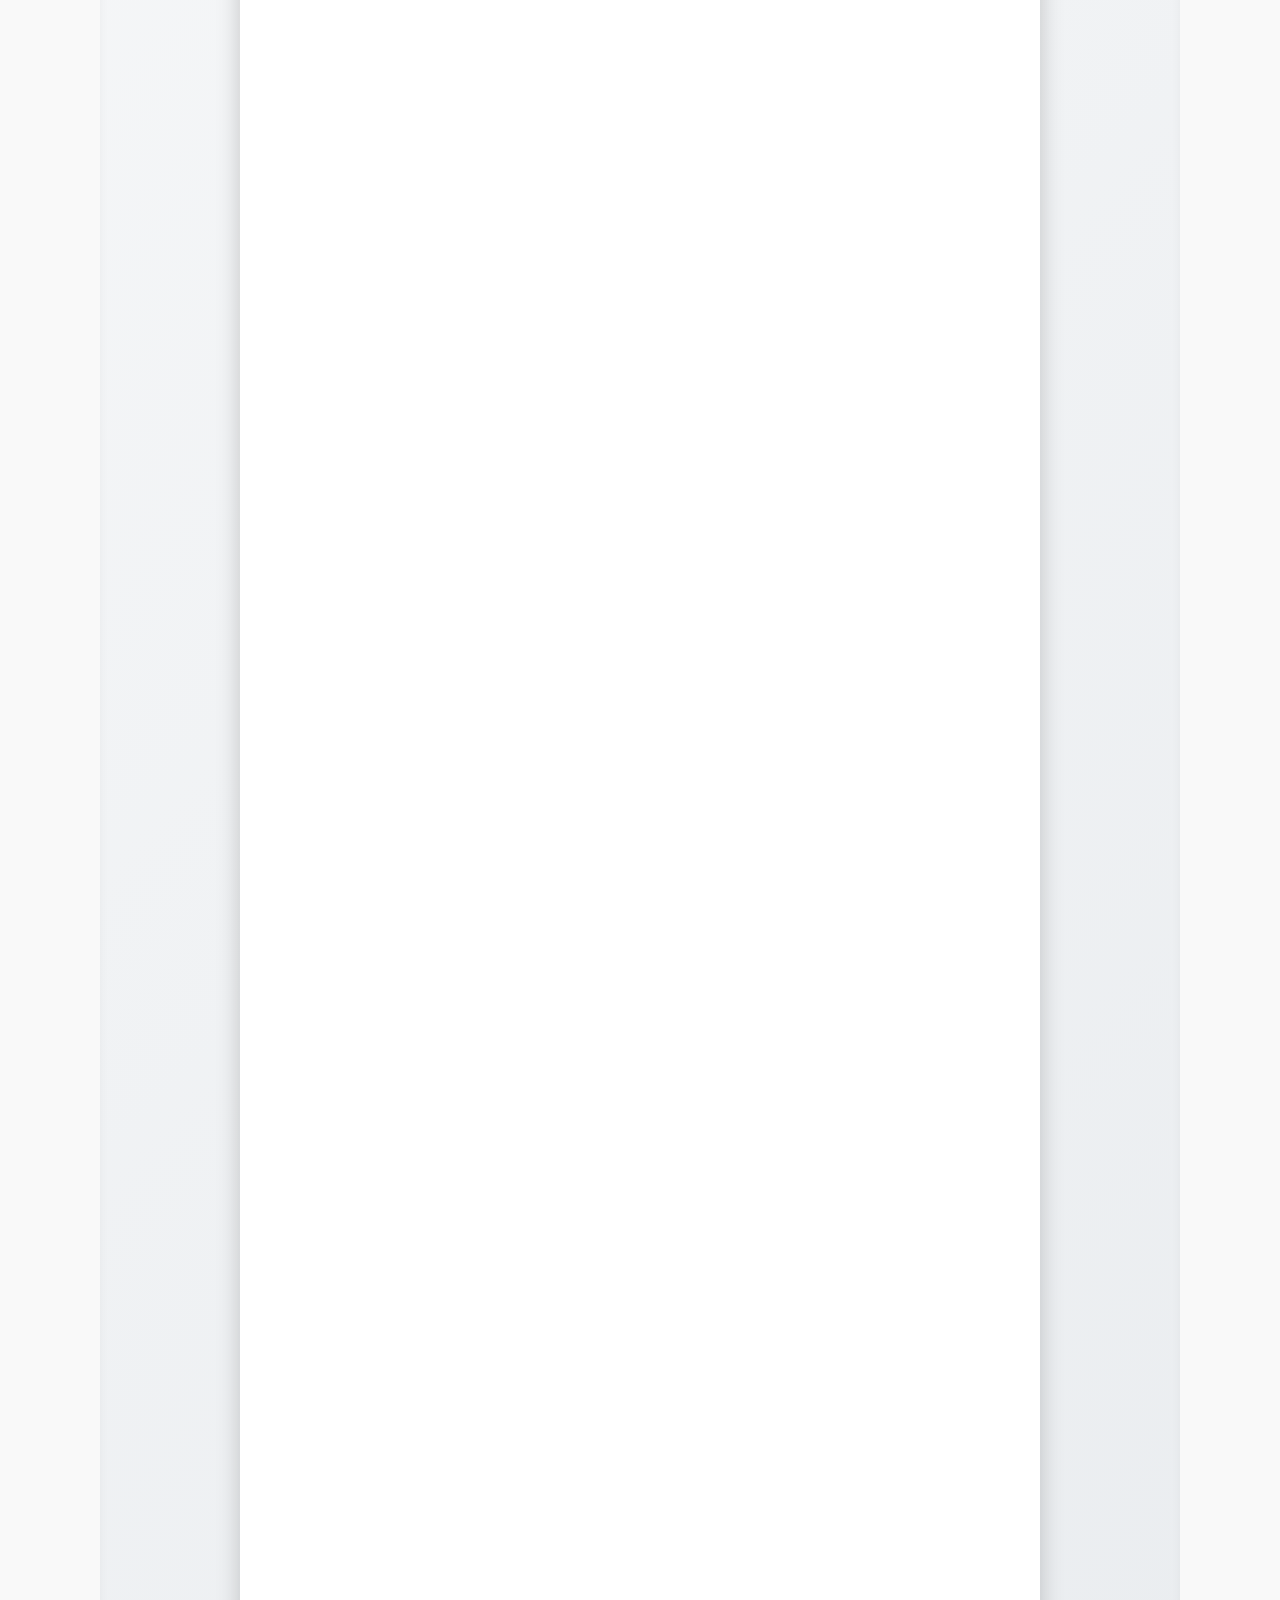
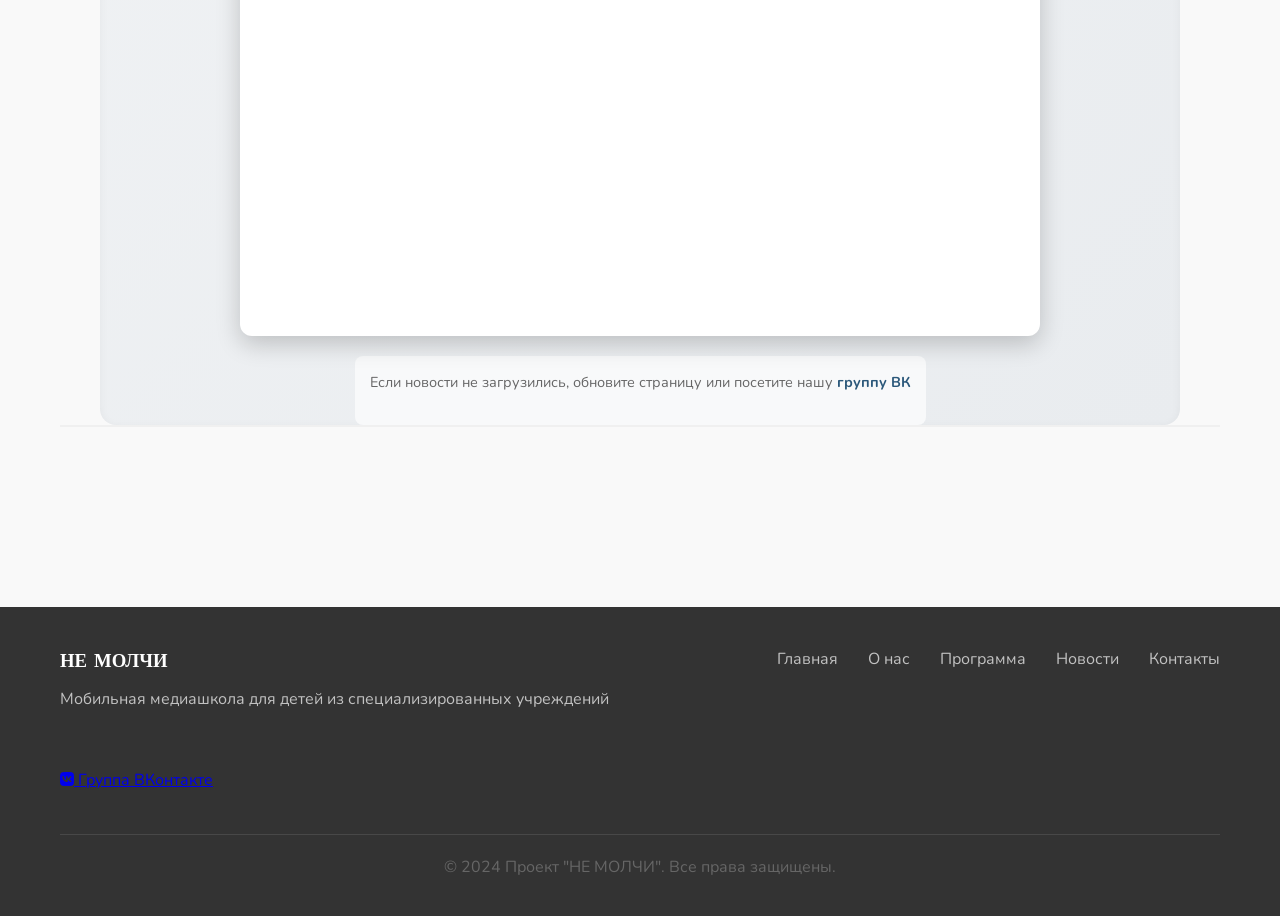
<file: news.html>
<!DOCTYPE html>
<html lang="ru">
<head>
    <meta charset="UTF-8">
    <meta name="viewport" content="width=device-width, initial-scale=1.0">
    <title>Новости - НЕ МОЛЧИ</title>
    <link rel="stylesheet" href="style.css">
    <link rel="preconnect" href="https://fonts.googleapis.com">
    <link rel="preconnect" href="https://fonts.gstatic.com" crossorigin>
    <link href="https://fonts.googleapis.com/css2?family=Comic+Neue:wght@400;700&family=Nunito:wght@400;600;700&display=swap" rel="stylesheet">
    <link rel="stylesheet" href="https://cdnjs.cloudflare.com/ajax/libs/font-awesome/6.4.0/css/all.min.css">
    <link rel="icon" type="image/x-icon" href="assets/favicon.ico">
</head>
<body>
    <header class="header">
        <div class="container">
            <div class="logo">
                <div class="logo-icon">🗣️</div>
                <div>
                    <h1>НЕ МОЛЧИ</h1>
                    <p class="logo-subtitle">мобильная медиашкола</p>
                </div>
            </div>
            <nav class="nav">
                <button class="mobile-menu-btn">
                    <i class="fas fa-bars"></i>
                </button>
                <ul class="nav-list">
                    <li><a href="index.html">Главная</a></li>
                    <li><a href="about.html">О нас</a></li>
                    <li><a href="program.html">Программа</a></li>
                    <li><a href="news.html" class="active">Новости</a></li>
                    <li><a href="contacts.html">Контакты</a></li>
                </ul>
            </nav>
        </div>
    </header>

    <main class="page-content">
        <section class="page-hero">
            <div class="container">
                <h1>Новости и события</h1>
                <p>Следите за жизнью нашей медиашколы</p>
            </div>
        </section>

<section class="all-news">
    <div class="container">
        <div class="news-header">
            <h2><i class="fab fa-vk"></i> Новости из нашей группы ВКонтакте</h2>
            <button id="refresh-news" class="refresh-btn">
                <i class="fas fa-sync-alt"></i> Обновить
            </button>
        </div>
        
        <!-- Виджет будет вставлен сюда -->
        <div id="vk-news-all"></div>
        
        <div class="photo-gallery">
            <!-- Ваша фотогалерея -->
        </div>
    </div>
</section>
    </main>

    <footer class="footer">
        <div class="container">
            <div class="footer-content">
                <div class="footer-logo">
                    <h3>НЕ МОЛЧИ</h3>
                    <p>Мобильная медиашкола для детей из специализированных учреждений</p>
                </div>
                <div class="footer-links">
                    <a href="index.html">Главная</a>
                    <a href="about.html">О нас</a>
                    <a href="program.html">Программа</a>
                    <a href="news.html">Новости</a>
                    <a href="contacts.html">Контакты</a>
                </div>
                <div class="footer-social">
                    <a href="https://vk.com/club235171057" target="_blank" class="social-link">
                        <i class="fab fa-vk"></i> Группа ВКонтакте
                    </a>
                </div>
            </div>
            <div class="footer-copyright">
                <p>© 2024 Проект "НЕ МОЛЧИ". Все права защищены.</p>
            </div>
        </div>
    </footer>

    <script src="main.js"></script>
    <script src="vk-news.js"></script>
    <script>
        document.addEventListener('DOMContentLoaded', function() {
            // Загружаем все новости
            loadVKNewsAll();
            
            // Кнопка обновления новостей
            document.getElementById('refresh-news').addEventListener('click', function() {
                loadVKNewsAll();
                this.innerHTML = '<i class="fas fa-sync-alt fa-spin"></i> Загрузка...';
                setTimeout(() => {
                    this.innerHTML = '<i class="fas fa-sync-alt"></i> Обновить новости';
                }, 2000);
            });
        });
    </script>
    <script>
    // Переопределяем загрузку виджета
    document.addEventListener('DOMContentLoaded', function() {
        // Удаляем старый скрипт загрузки ВК
        if (typeof loadVKNewsAll !== 'undefined') {
            // Переопределяем функцию
            window.loadVKNewsAll = function() {
                // Используем адаптивную версию
                if (typeof createAdaptiveVKWidget !== 'undefined') {
                    createAdaptiveVKWidget();
                }
            };
        }
        
        // Загружаем фикс ширины
        setTimeout(function() {
            if (typeof fixVKWidgetWidth !== 'undefined') {
                fixVKWidgetWidth();
            }
        }, 3000);
    });
</script>
</body>
</html>
</file>
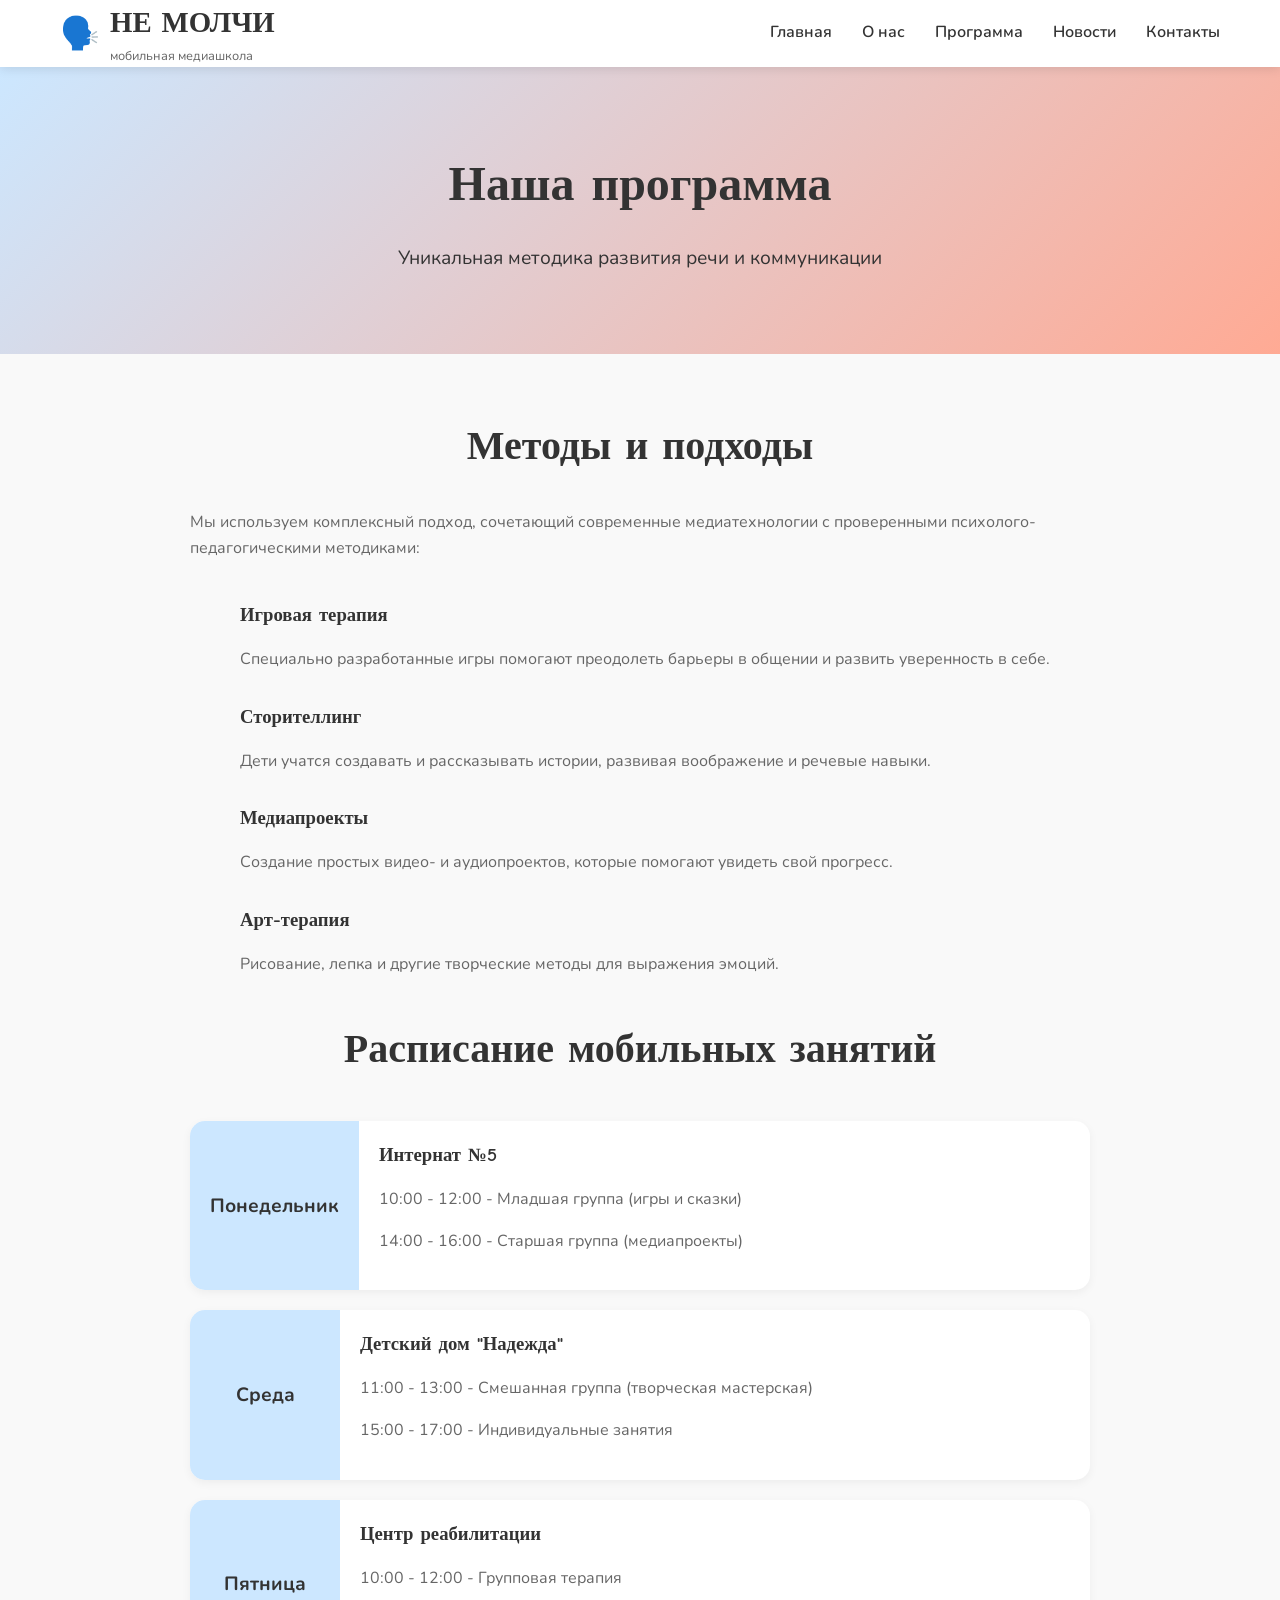
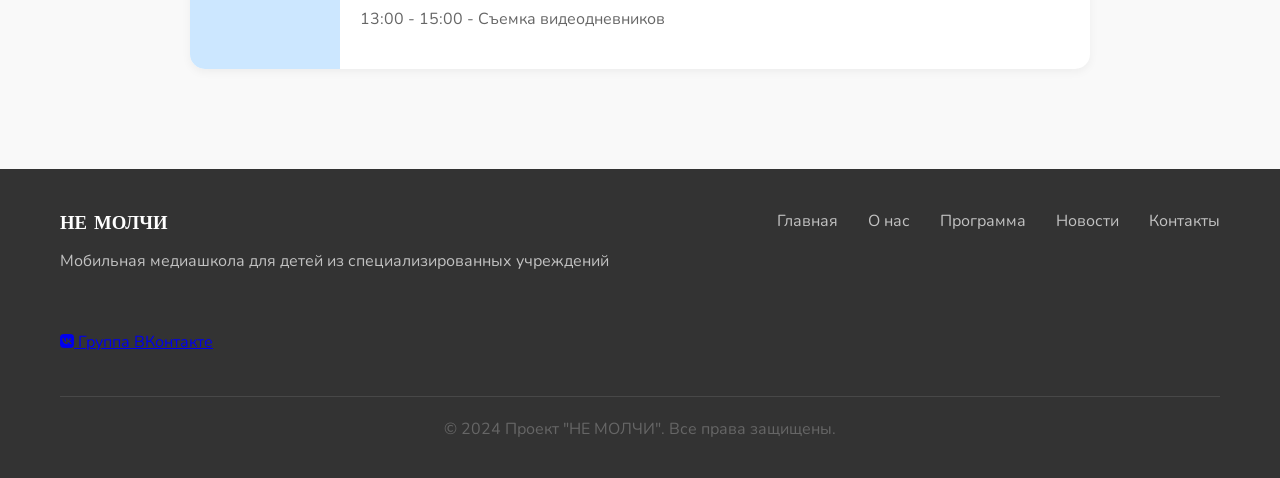
<file: program.html>
<!DOCTYPE html>
<html lang="ru">
<head>
    <meta charset="UTF-8">
    <meta name="viewport" content="width=device-width, initial-scale=1.0">
    <title>Программа - НЕ МОЛЧИ</title>
    <link rel="stylesheet" href="style.css">
    <link rel="preconnect" href="https://fonts.googleapis.com">
    <link rel="preconnect" href="https://fonts.gstatic.com" crossorigin>
    <link href="https://fonts.googleapis.com/css2?family=Comic+Neue:wght@400;700&family=Nunito:wght@400;600;700&display=swap" rel="stylesheet">
    <link rel="stylesheet" href="https://cdnjs.cloudflare.com/ajax/libs/font-awesome/6.4.0/css/all.min.css">
    <link rel="icon" type="image/x-icon" href="assets/favicon.ico">
</head>
<body>
    <header class="header">
        <div class="container">
            <div class="logo">
                <div class="logo-icon">🗣️</div>
                <div>
                    <h1>НЕ МОЛЧИ</h1>
                    <p class="logo-subtitle">мобильная медиашкола</p>
                </div>
            </div>
            <nav class="nav">
                <button class="mobile-menu-btn">
                    <i class="fas fa-bars"></i>
                </button>
                <ul class="nav-list">
                    <li><a href="index.html">Главная</a></li>
                    <li><a href="about.html">О нас</a></li>
                    <li><a href="program.html" class="active">Программа</a></li>
                    <li><a href="news.html">Новости</a></li>
                    <li><a href="contacts.html">Контакты</a></li>
                </ul>
            </nav>
        </div>
    </header>

    <main class="page-content">
        <section class="page-hero">
            <div class="container">
                <h1>Наша программа</h1>
                <p>Уникальная методика развития речи и коммуникации</p>
            </div>
        </section>

        <section class="program-details">
            <div class="container">
                <div class="program-content">
                    <h2>Методы и подходы</h2>
                    <p>Мы используем комплексный подход, сочетающий современные медиатехнологии с проверенными психолого-педагогическими методиками:</p>
                    
                    <div class="methods-list">
                        <div class="method-item">
                            <h3>Игровая терапия</h3>
                            <p>Специально разработанные игры помогают преодолеть барьеры в общении и развить уверенность в себе.</p>
                        </div>
                        <div class="method-item">
                            <h3>Сторителлинг</h3>
                            <p>Дети учатся создавать и рассказывать истории, развивая воображение и речевые навыки.</p>
                        </div>
                        <div class="method-item">
                            <h3>Медиапроекты</h3>
                            <p>Создание простых видео- и аудиопроектов, которые помогают увидеть свой прогресс.</p>
                        </div>
                        <div class="method-item">
                            <h3>Арт-терапия</h3>
                            <p>Рисование, лепка и другие творческие методы для выражения эмоций.</p>
                        </div>
                    </div>
                    
                    <h2>Расписание мобильных занятий</h2>
                    <div class="schedule">
                        <div class="schedule-item">
                            <div class="schedule-day">Понедельник</div>
                            <div class="schedule-content">
                                <h3>Интернат №5</h3>
                                <p>10:00 - 12:00 - Младшая группа (игры и сказки)</p>
                                <p>14:00 - 16:00 - Старшая группа (медиапроекты)</p>
                            </div>
                        </div>
                        <div class="schedule-item">
                            <div class="schedule-day">Среда</div>
                            <div class="schedule-content">
                                <h3>Детский дом "Надежда"</h3>
                                <p>11:00 - 13:00 - Смешанная группа (творческая мастерская)</p>
                                <p>15:00 - 17:00 - Индивидуальные занятия</p>
                            </div>
                        </div>
                        <div class="schedule-item">
                            <div class="schedule-day">Пятница</div>
                            <div class="schedule-content">
                                <h3>Центр реабилитации</h3>
                                <p>10:00 - 12:00 - Групповая терапия</p>
                                <p>13:00 - 15:00 - Съемка видеодневников</p>
                            </div>
                        </div>
                    </div>
                    
               </div>
            </div>
        </section>
    </main>

    <footer class="footer">
        <div class="container">
            <div class="footer-content">
                <div class="footer-logo">
                    <h3>НЕ МОЛЧИ</h3>
                    <p>Мобильная медиашкола для детей из специализированных учреждений</p>
                </div>
                <div class="footer-links">
                    <a href="index.html">Главная</a>
                    <a href="about.html">О нас</a>
                    <a href="program.html">Программа</a>
                    <a href="news.html">Новости</a>
                    <a href="contacts.html">Контакты</a>
                </div>
                <div class="footer-social">
                    <a href="https://vk.com/club235171057" target="_blank" class="social-link">
                        <i class="fab fa-vk"></i> Группа ВКонтакте
                    </a>
                </div>
            </div>
            <div class="footer-copyright">
                <p>© 2024 Проект "НЕ МОЛЧИ". Все права защищены.</p>
            </div>
        </div>
    </footer>

    <script src="main.js"></script>
</body>
</html>
</file>
<file: style.css>
/* Базовые стили */
* {
    margin: 0;
    padding: 0;
    box-sizing: border-box;
}

html {
    scroll-behavior: smooth;
}

:root {
    --peach: #ffaa94;
    --light-blue: #CCE7FF;
    --light-green: #D4EDDA;
    --soft-yellow: #FFF3CD;
    --text-dark: #333333;
    --text-light: #666666;
    --white: #FFFFFF;
}

body {
    font-family: 'Nunito', sans-serif;
    color: var(--text-dark);
    line-height: 1.6;
    background-color: #f9f9f9;
}

.container {
    max-width: 1200px;
    margin: 0 auto;
    padding: 0 2px;
}

h1, h2, h3 {
    font-family: 'Comic Neue', cursive;
    font-weight: 700;
    margin-bottom: 1rem;
}

h2 {
    font-size: 2.5rem;
    text-align: center;
    margin-bottom: 2rem;
    color: var(--text-dark);
}

p {
    margin-bottom: 1rem;
    color: var(--text-light);
}

.btn {
    display: inline-block;
    padding: 12px 30px;
    background-color: var(--peach);
    color: var(--text-dark);
    text-decoration: none;
    border-radius: 30px;
    font-weight: 600;
    border: none;
    cursor: pointer;
    transition: transform 0.3s, box-shadow 0.3s;
    font-family: 'Nunito', sans-serif;
}

.btn:hover {
    transform: translateY(-2px);
    box-shadow: 0 4px 12px rgba(0,0,0,0.1);
}

.vk-btn {
    background-color: #4C75A3;
    color: white;
}

/* Шапка */
.header {
    background-color: var(--white);
    box-shadow: 0 2px 10px rgba(0,0,0,0.1);
    position: sticky;
    top: 0;
    z-index: 1000;
}

.header .container {
    display: flex;
    justify-content: space-between;
    align-items: center;
    padding: 0 2px;
}

.logo {
    display: flex;
    align-items: center;
    gap: 10px;
}

.logo-icon {
    font-size: 2rem;
}

.logo h1 {
    margin: 0;
    font-size: 1.8rem;
    color: var(--text-dark);
}

.logo-subtitle {
    font-size: 0.8rem;
    color: var(--text-light);
    margin: 0;
}

.nav-list {
    display: flex;
    list-style: none;
    gap: 30px;
}

.nav-list a {
    text-decoration: none;
    color: var(--text-dark);
    font-weight: 600;
    transition: color 0.3s;
}

.nav-list a:hover {
    color: var(--peach);
}

.mobile-menu-btn {
    display: none;
    background: none;
    border: none;
    font-size: 1.5rem;
    cursor: pointer;
    color: var(--text-dark);
}

/* Герой */
.hero {
    padding: 80px 0;
    background: linear-gradient(135deg, var(--light-blue) 0%, var(--peach) 100%);
}

.hero .container {
    display: flex;
    align-items: center;
    justify-content: space-between;
    gap: 40px;
}

.hero-content {
    flex: 1;
}

.hero-title {
    font-size: 3rem;
    margin-bottom: 20px;
    color: var(--text-dark);
}

.hero-subtitle {
    font-size: 1.2rem;
    margin-bottom: 30px;
    color: var(--text-dark);
}

.hero-image {
    flex: 1;
    display: flex;
    justify-content: center;
}

.circle-img {
    width: 300px;
    height: 300px;
    border-radius: 50%;
    background: linear-gradient(45deg, var(--soft-yellow), var(--light-green));
    position: relative;
    overflow: hidden;
}

.circle-img::before {
    content: "🎤📚💬";
    position: absolute;
    top: 50%;
    left: 50%;
    transform: translate(-50%, -50%);
    font-size: 4rem;
}

/* Секции */
section {
    padding: 60px 0;
}

.about-short {
    background-color: var(--white);
    text-align: center;
}

.about-short p {
    max-width: 800px;
    margin: 0 auto;
    font-size: 1.1rem;
}

/* Форматы занятий */
.formats {
    background-color: #f0f8ff;
}

.formats-grid {
    display: grid;
    grid-template-columns: repeat(auto-fit, minmax(250px, 1fr));
    gap: 30px;
    margin-top: 40px;
}

.format-card {
    background-color: var(--white);
    padding: 30px;
    border-radius: 15px;
    text-align: center;
    box-shadow: 0 5px 15px rgba(0,0,0,0.05);
    transition: transform 0.3s;
}

.format-card:hover {
    transform: translateY(-10px);
}

.format-icon {
    font-size: 3rem;
    margin-bottom: 20px;
}

.format-card h3 {
    margin-bottom: 15px;
    color: var(--text-dark);
}

/* Отзывы */
.reviews-carousel {
    display: flex;
    gap: 30px;
    overflow-x: auto;
    padding: 20px 0;
    scrollbar-width: thin;
}

.review-card {
    min-width: 300px;
    background-color: var(--white);
    border-radius: 15px;
    overflow: hidden;
    box-shadow: 0 5px 15px rgba(0,0,0,0.05);
}

.review-image {
    height: 150px;
    background-color: var(--peach);
}

.review-content {
    padding: 20px;
}

.review-content p {
    font-style: italic;
    margin-bottom: 15px;
}

.review-author {
    font-weight: 600;
    color: var(--text-dark);
}

/* Новости */
.news-grid {
    display: grid;
    grid-template-columns: repeat(auto-fit, minmax(300px, 1fr));
    gap: 30px;
    margin: 40px 0;
}

.news-card {
    background-color: var(--white);
    border-radius: 15px;
    overflow: hidden;
    box-shadow: 0 5px 15px rgba(0,0,0,0.05);
}

.news-image {
    height: 200px;
    background-color: var(--light-blue);
    display: flex;
    align-items: center;
    justify-content: center;
}

.news-image i {
    font-size: 4rem;
    color: rgba(0,0,0,0.2);
}

.news-content {
    padding: 20px;
}

.news-date {
    font-size: 0.9rem;
    color: var(--text-light);
    margin-bottom: 10px;
}

.vk-link {
    text-align: center;
    margin-top: 40px;
}

.loading {
    text-align: center;
    padding: 40px;
    grid-column: 1 / -1;
}

/* Контакты */
.contacts-grid {
    display: grid;
    grid-template-columns: repeat(auto-fit, minmax(300px, 1fr));
    gap: 50px;
    margin-top: 40px;
}

.contact-item {
    display: flex;
    align-items: center;
    gap: 15px;
    margin-bottom: 20px;
}

.contact-item i {
    font-size: 1.2rem;
    color: var(--peach);
    width: 30px;
}

.social-links {
    display: flex;
    gap: 20px;
    margin-top: 30px;
}

.social-links a {
    display: inline-flex;
    align-items: center;
    justify-content: center;
    width: 50px;
    height: 50px;
    background-color: var(--light-blue);
    border-radius: 50%;
    color: var(--text-dark);
    font-size: 1.5rem;
    text-decoration: none;
    transition: transform 0.3s;
}

.social-links a:hover {
    transform: translateY(-5px);
}

.subscribe-form {
    display: flex;
    gap: 10px;
    margin-top: 20px;
}

.subscribe-form input {
    flex: 1;
    padding: 12px 20px;
    border: 2px solid var(--light-blue);
    border-radius: 30px;
    font-family: 'Nunito', sans-serif;
    font-size: 1rem;
}

.subscribe-note {
    font-size: 0.9rem;
    margin-top: 10px;
    color: var(--text-light);
}

/* Футер */
.footer {
    background-color: var(--text-dark);
    color: var(--white);
    padding: 40px 0 20px;
}

.footer-content {
    display: flex;
    justify-content: space-between;
    align-items: flex-start;
    flex-wrap: wrap;
    gap: 40px;
    margin-bottom: 40px;
}

.footer-logo h3 {
    color: var(--white);
    margin-bottom: 10px;
}

.footer-logo p {
    color: rgba(255,255,255,0.7);
}

.footer-links {
    display: flex;
    gap: 30px;
    flex-wrap: wrap;
}

.footer-links a {
    color: rgba(255,255,255,0.7);
    text-decoration: none;
    transition: color 0.3s;
}

.footer-links a:hover {
    color: var(--white);
}

.footer-copyright {
    text-align: center;
    padding-top: 20px;
    border-top: 1px solid rgba(255,255,255,0.1);
    color: rgba(255,255,255,0.5);
}

/* Адаптивность */
@media (max-width: 768px) {
    .hero .container {
        flex-direction: column;
        text-align: center;
    }
    
    .hero-title {
        font-size: 2.2rem;
    }
    
    .circle-img {
        width: 250px;
        height: 250px;
    }
    
    .nav-list {
        display: none;
        position: absolute;
        top: 100%;
        left: 0;
        right: 0;
        background-color: var(--white);
        flex-direction: column;
        padding: 20px;
        box-shadow: 0 5px 15px rgba(0,0,0,0.1);
    }
    
    .nav-list.active {
        display: flex;
    }
    
    .mobile-menu-btn {
        display: block;
    }
    
    .subscribe-form {
        flex-direction: column;
    }
    
    .footer-content {
        flex-direction: column;
        text-align: center;
    }
    
    .footer-links {
        justify-content: center;
    }
}

@media (max-width: 480px) {
    h2 {
        font-size: 2rem;
    }
    
    .hero-title {
        font-size: 1.8rem;
    }
    
    .formats-grid {
        grid-template-columns: 1fr;
    }
}

/* Добавляем к предыдущим стилям */

/* Стили для внутренних страниц */
.page-hero {
    background: linear-gradient(135deg, var(--light-blue) 0%, var(--peach) 100%);
    padding: 80px 0;
    text-align: center;
}

.page-hero h1 {
    font-size: 3rem;
    color: var(--text-dark);
    margin-bottom: 20px;
}

.page-hero p {
    font-size: 1.2rem;
    color: var(--text-dark);
    max-width: 600px;
    margin: 0 auto;
}

.page-content {
    min-height: 60vh;
}

/* Стили для страницы "О нас" */
.about-details, .program-details, .contacts-full, .all-news {
    padding: 60px 0;
}

.about-content, .program-content {
    max-width: 900px;
    margin: 0 auto;
}

.values-grid {
    display: grid;
    grid-template-columns: repeat(auto-fit, minmax(250px, 1fr));
    gap: 30px;
    margin: 40px 0;
}

.value-card {
    background-color: var(--white);
    padding: 30px;
    border-radius: 15px;
    text-align: center;
    box-shadow: 0 5px 15px rgba(0,0,0,0.05);
}

.value-icon {
    font-size: 3rem;
    margin-bottom: 20px;
}

.team-grid {
    display: grid;
    grid-template-columns: repeat(auto-fit, minmax(250px, 1fr));
    gap: 30px;
    margin: 40px 0;
}

.team-card {
    background-color: var(--white);
    padding: 25px;
    border-radius: 15px;
    text-align: center;
    box-shadow: 0 5px 15px rgba(0,0,0,0.05);
}

.team-photo {
    width: 150px;
    height: 150px;
    border-radius: 50%;
    margin: 0 auto 20px;
}

.team-role {
    color: var(--peach);
    font-weight: 600;
    margin: 10px 0;
}

/* Стили для страницы "Программа" */
.methods-list {
    margin: 40px 0;
}

.method-item {
    margin-bottom: 30px;
    padding-left: 50px;
    position: relative;
}

.method-number {
    position: absolute;
    left: 0;
    top: 0;
    width: 40px;
    height: 40px;
    background-color: var(--peach);
    border-radius: 50%;
    display: flex;
    align-items: center;
    justify-content: center;
    font-weight: bold;
    color: var(--text-dark);
}

.schedule {
    margin: 40px 0;
}

.schedule-item {
    display: flex;
    margin-bottom: 20px;
    background-color: var(--white);
    border-radius: 15px;
    overflow: hidden;
    box-shadow: 0 3px 10px rgba(0,0,0,0.05);
}

.schedule-day {
    background-color: var(--light-blue);
    padding: 20px;
    min-width: 150px;
    display: flex;
    align-items: center;
    justify-content: center;
    font-weight: bold;
    font-size: 1.2rem;
}

.schedule-content {
    padding: 20px;
    flex: 1;
}

.stages {
    display: grid;
    grid-template-columns: repeat(auto-fit, minmax(200px, 1fr));
    gap: 30px;
    margin: 40px 0;
}

.stage {
    text-align: center;
    position: relative;
    padding-top: 60px;
}

.stage-number {
    position: absolute;
    top: 0;
    left: 50%;
    transform: translateX(-50%);
    width: 50px;
    height: 50px;
    background-color: var(--light-green);
    border-radius: 50%;
    display: flex;
    align-items: center;
    justify-content: center;
    font-size: 1.5rem;
    font-weight: bold;
    color: var(--text-dark);
}

/* Стили для страницы "Новости" */
.news-controls {
    display: flex;
    justify-content: space-between;
    align-items: center;
    margin-bottom: 30px;
    flex-wrap: wrap;
    gap: 20px;
}

.news-count {
    font-weight: 600;
    color: var(--text-dark);
}

.news-grid-full {
    display: grid;
    grid-template-columns: repeat(auto-fill, minmax(350px, 1fr));
    gap: 30px;
}

.news-card-full {
    background-color: var(--white);
    border-radius: 15px;
    overflow: hidden;
    box-shadow: 0 5px 15px rgba(0,0,0,0.05);
    transition: transform 0.3s;
}

.news-card-full:hover {
    transform: translateY(-5px);
}

.news-image-full {
    height: 200px;
    background-color: var(--light-blue);
    overflow: hidden;
}

.news-image-full img {
    width: 100%;
    height: 100%;
    object-fit: cover;
}

.news-content-full {
    padding: 25px;
}

.news-date-full {
    color: var(--text-light);
    font-size: 0.9rem;
    margin-bottom: 10px;
    display: flex;
    align-items: center;
    gap: 10px;
}

.news-content-full h3 {
    margin: 15px 0;
    font-size: 1.3rem;
}

.vk-direct-link {
    text-align: center;
    margin: 50px 0;
    padding: 30px;
    background-color: var(--white);
    border-radius: 15px;
}

.vk-note {
    margin-top: 15px;
    font-size: 0.9rem;
}

.photo-gallery {
    margin-top: 60px;
}

.gallery-grid {
    display: grid;
    grid-template-columns: repeat(auto-fit, minmax(250px, 1fr));
    gap: 20px;
    margin-top: 30px;
}

.gallery-item {
    height: 200px;
    border-radius: 15px;
    display: flex;
    align-items: flex-end;
    padding: 20px;
    color: white;
    font-weight: 600;
    position: relative;
    overflow: hidden;
}

.gallery-item::before {
    content: '';
    position: absolute;
    bottom: 0;
    left: 0;
    right: 0;
    height: 50%;
    background: linear-gradient(to top, rgba(0,0,0,0.7), transparent);
}

.gallery-label {
    position: relative;
    z-index: 1;
}

/* Стили для страницы "Контакты" */
.contacts-grid-full {
    display: grid;
    grid-template-columns: repeat(auto-fit, minmax(350px, 1fr));
    gap: 50px;
    margin-bottom: 60px;
}

.contact-form-section, .contact-info-section {
    background-color: var(--white);
    padding: 40px;
    border-radius: 15px;
    box-shadow: 0 5px 15px rgba(0,0,0,0.05);
}

.contact-form {
    margin-top: 30px;
}

.form-group {
    margin-bottom: 25px;
}

.form-group label {
    display: block;
    margin-bottom: 8px;
    font-weight: 600;
    color: var(--text-dark);
}

.form-group input,
.form-group textarea {
    width: 100%;
    padding: 12px 20px;
    border: 2px solid var(--light-blue);
    border-radius: 10px;
    font-family: 'Nunito', sans-serif;
    font-size: 1rem;
    transition: border-color 0.3s;
}

.form-group input:focus,
.form-group textarea:focus {
    outline: none;
    border-color: var(--peach);
}

.form-group textarea {
    resize: vertical;
}

.form-group label input[type="checkbox"] {
    width: auto;
    margin-right: 10px;
}

.contact-details {
    margin: 30px 0;
}

.contact-item-large {
    display: flex;
    align-items: flex-start;
    gap: 20px;
    margin-bottom: 30px;
    padding-bottom: 30px;
    border-bottom: 1px solid #eee;
}

.contact-item-large:last-child {
    border-bottom: none;
    margin-bottom: 0;
    padding-bottom: 0;
}

.contact-item-large i {
    font-size: 1.5rem;
    color: var(--peach);
    margin-top: 5px;
}

.contact-note {
    font-size: 0.9rem;
    color: var(--text-light);
    margin-top: 5px;
}

.institutions-list {
    list-style: none;
    margin: 20px 0 30px;
}

.institutions-list li {
    padding: 10px 0;
    border-bottom: 1px solid #f0f0f0;
    position: relative;
    padding-left: 25px;
}

.institutions-list li::before {
    content: '✓';
    position: absolute;
    left: 0;
    color: var(--light-green);
    font-weight: bold;
}

.social-links-large {
    display: flex;
    flex-wrap: wrap;
    gap: 15px;
    margin-top: 20px;
}

.social-btn {
    display: inline-flex;
    align-items: center;
    gap: 10px;
    padding: 12px 25px;
    border-radius: 30px;
    text-decoration: none;
    font-weight: 600;
    color: white;
    transition: transform 0.3s;
}

.social-btn:hover {
    transform: translateY(-3px);
    color: white;
}

.social-btn.vk {
    background-color: #4C75A3;
}

.social-btn.tg {
    background-color: #2AABEE;
}

.social-btn.yt {
    background-color: #FF0000;
}

.map-section {
    margin-top: 60px;
}

.map-placeholder {
    height: 400px;
    background: linear-gradient(135deg, var(--light-blue) 0%, #e6f2ff 100%);
    border-radius: 15px;
    margin-top: 30px;
    position: relative;
    overflow: hidden;
}

.map-content {
    position: relative;
    width: 100%;
    height: 100%;
}

.map-point {
    position: absolute;
    transform: translate(-50%, -50%);
}

.map-marker {
    font-size: 2rem;
    cursor: pointer;
    animation: bounce 2s infinite;
}

.map-tooltip {
    position: absolute;
    bottom: 100%;
    left: 50%;
    transform: translateX(-50%);
    background-color: var(--white);
    padding: 8px 15px;
    border-radius: 8px;
    box-shadow: 0 3px 10px rgba(0,0,0,0.1);
    white-space: nowrap;
    opacity: 0;
    transition: opacity 0.3s;
    pointer-events: none;
}

.map-marker:hover + .map-tooltip {
    opacity: 1;
}

.map-note {
    text-align: center;
    margin-top: 20px;
    color: var(--text-light);
}

@keyframes bounce {
    0%, 100% { transform: translateY(0); }
    50% { transform: translateY(-10px); }
}

/* Дополнительные классы */
.btn-secondary {
    background-color: var(--light-blue);
    margin-top: 20px;
}

.loading {
    text-align: center;
    padding: 40px;
    grid-column: 1 / -1;
    color: var(--text-light);
}

/* Адаптивность */
@media (max-width: 768px) {
    .page-hero h1 {
        font-size: 2.2rem;
    }
    
    .contacts-grid-full {
        grid-template-columns: 1fr;
    }
    
    .contact-form-section, .contact-info-section {
        padding: 25px;
    }
    
    .news-grid-full {
        grid-template-columns: 1fr;
    }
    
    .schedule-item {
        flex-direction: column;
    }
    
    .schedule-day {
        min-width: 100%;
        padding: 15px;
    }
    
    .social-links-large {
        flex-direction: column;
    }
    
    .social-btn {
        justify-content: center;
    }
}

@media (max-width: 480px) {
    .page-hero h1 {
        font-size: 1.8rem;
    }
    
    .page-hero p {
        font-size: 1rem;
    }
    
    .values-grid, .team-grid {
        grid-template-columns: 1fr;
    }
}

.vk-widget-fallback {
    background: white;
    border-radius: 10px;
    padding: 30px;
    margin: 20px 0;
    box-shadow: 0 5px 15px rgba(0,0,0,0.1);
    text-align: center;
}

.fallback-posts {
    margin: 30px 0;
    text-align: left;
}

.fallback-post {
    background: #f8f9fa;
    border-radius: 8px;
    padding: 20px;
    margin-bottom: 15px;
    border-left: 4px solid #4C75A3;
}

.post-date {
    color: #666;
    font-size: 0.9rem;
    margin-bottom: 10px;
}

.post-content p {
    margin: 0;
    line-height: 1.5;
}

.fallback-actions {
    margin-top: 30px;
}

/* =========================================== */
/* СТИЛИ ДЛЯ СТРАНИЦЫ НОВОСТЕЙ (news.html)     */
/* =========================================== */

/* Контейнер для всех новостей */
.all-news .container {
    max-width: 1000px;
}

/* Контролы новостей */
.news-controls {
    display: flex;
    justify-content: space-between;
    align-items: center;
    margin-bottom: 30px;
    padding: 20px;
    background-color: var(--white);
    border-radius: 15px;
    box-shadow: 0 3px 15px rgba(0,0,0,0.05);
}

.news-count {
    font-weight: 600;
    color: var(--text-dark);
    padding: 8px 15px;
    background-color: var(--light-blue);
    border-radius: 30px;
    font-size: 0.95rem;
}

/* Основной контейнер для виджета ВК */
#vk-news-all {
    margin: 0;
}

/* Виджет ВКонтакте (iframe) */


.vk-widget-title {
    text-align: center;
    margin-bottom: 30px;
    padding-bottom: 20px;
    border-bottom: 2px solid #f0f0f0;
}

.vk-title-icon {
    font-size: 3rem;
    color: #4C75A3;
    margin-bottom: 15px;
}

.vk-widget-title h3 {
    margin: 10px 0;
    color: var(--text-dark);
    font-size: 1.6rem;
}

.vk-widget-subtitle {
    color: var(--text-light);
    margin-top: 10px;
    font-size: 1.1rem;
}

/* Iframe виджета */
/* Iframe виджета - ЕДИНЫЙ БЛОК */
.vk-iframe-widget {
    border-radius: 10px;
    display: block;
    background: white;
    border: none;
    width: 100% !important;
    max-width: 100% !important;
    min-height: 500px;
    margin: 0;
    padding: 0;
}
/* Подвал виджета */
.vk-widget-footer {
    margin-top: 30px;
    padding-top: 20px;
    border-top: 2px solid #f0f0f0;
    text-align: center;
}

.vk-direct-btn {
    display: inline-block;
    background: linear-gradient(135deg, #4C75A3, #3a5f8a);
    color: white;
    padding: 14px 28px;
    border-radius: 10px;
    text-decoration: none;
    font-weight: 600;
    font-size: 1rem;
    transition: all 0.3s;
    border: none;
}

.vk-direct-btn:hover {
    background: linear-gradient(135deg, #3a5f8a, #2b4a6b);
    transform: translateY(-2px);
    box-shadow: 0 7px 15px rgba(76, 117, 163, 0.2);
    color: white;
}

.vk-widget-note {
    margin-top: 15px;
    color: var(--text-light);
    font-size: 0.9rem;
}

.vk-widget-note i {
    color: #4C75A3;
    margin-right: 8px;
}

/* Загрузка виджета */
.vk-widget-loading {
    text-align: center;
    padding: 60px 30px;
    background-color: var(--white);
    border-radius: 15px;
    margin: 20px 0;
}

.vk-spinner {
    font-size: 3rem;
    color: #4C75A3;
    margin-bottom: 20px;
}

.vk-widget-loading p {
    color: var(--text-dark);
    font-weight: 500;
}

/* Сообщение об ошибке */
.vk-widget-error {
    background: #fff3cd;
    border: 1px solid #ffeaa7;
    border-radius: 8px;
    padding: 15px;
    margin-top: 20px;
    color: #856404;
    text-align: center;
}

.vk-widget-error i {
    color: #856404;
    margin-right: 10px;
}

/* Запасной виджет (если iframe не работает) */
.vk-fallback-widget {
    background: var(--white);
    border-radius: 15px;
    padding: 30px;
    margin-bottom: 40px;
    box-shadow: 0 5px 25px rgba(0,0,0,0.08);
    border: 1px solid #eaeaea;
}

.fallback-news {
    margin: 30px 0;
}

.fallback-post {
    background: #f8f9fa;
    border-radius: 12px;
    padding: 25px;
    margin-bottom: 20px;
    border-left: 4px solid #4C75A3;
    transition: transform 0.3s ease;
}

.fallback-post:hover {
    transform: translateX(5px);
}

.fallback-date {
    color: #4C75A3;
    font-weight: 600;
    margin-bottom: 15px;
    display: flex;
    align-items: center;
    gap: 10px;
}

.fallback-content h4 {
    margin: 0 0 12px 0;
    color: var(--text-dark);
    font-size: 1.3rem;
}

.fallback-content p {
    margin: 0;
    color: var(--text-light);
    line-height: 1.6;
}

/* Ссылка на ВК внизу страницы */
.vk-direct-link {
    text-align: center;
    margin: 40px 0;
    padding: 25px;
    background-color: var(--white);
    border-radius: 15px;
    box-shadow: 0 3px 15px rgba(0,0,0,0.05);
}

/* Фотогалерея на странице новостей */
.all-news .photo-gallery {
    margin-top: 60px;
    padding-top: 40px;
    border-top: 2px solid #f0f0f0;
}

.all-news .gallery-grid {
    display: grid;
    grid-template-columns: repeat(auto-fit, minmax(250px, 1fr));
    gap: 20px;
    margin-top: 30px;
}

.all-news .gallery-item {
    height: 200px;
    border-radius: 15px;
    display: flex;
    align-items: flex-end;
    padding: 20px;
    color: white;
    font-weight: 600;
    position: relative;
    overflow: hidden;
    transition: transform 0.3s ease;
}

.all-news .gallery-item:hover {
    transform: translateY(-5px);
}

.all-news .gallery-item::before {
    content: '';
    position: absolute;
    bottom: 0;
    left: 0;
    right: 0;
    height: 50%;
    background: linear-gradient(to top, rgba(0,0,0,0.7), transparent);
}

.all-news .gallery-label {
    position: relative;
    z-index: 1;
}

/* Адаптивность для страницы новостей */
@media (max-width: 768px) {
    .news-controls {
        flex-direction: column;
        gap: 15px;
        text-align: center;
    }
    
    .vk-fallback-widget {
        padding: 20px;
    }
    
    .vk-widget-title h3 {
        font-size: 1.4rem;
    }
    
    .vk-iframe-widget {
        height: 500px; /* Немного уменьшаем высоту на мобильных */
    }
    
    .all-news .gallery-grid {
        grid-template-columns: 1fr;
    }
}

@media (max-width: 480px) {
    .vk-widget-title h3 {
        font-size: 1.2rem;
    }
    
    .vk-direct-btn {
        padding: 12px 20px;
        font-size: 0.9rem;
    }
    
    .fallback-post {
        padding: 20px;
    }
}

/* =========================================== */
/* СТИЛИ ДЛЯ СТРАНИЦЫ НОВОСТЕЙ (news.html)     */
/* =========================================== */

/* Контейнер для всех новостей */
.all-news .container {
    max-width: 1200px;
    width: 100%;
}

/* Контролы новостей */
.news-controls {
    display: flex;
    justify-content: space-between;
    align-items: center;
    margin-bottom: 30px;
    padding: 20px;
    background-color: var(--white);
    border-radius: 15px;
    box-shadow: 0 3px 15px rgba(0,0,0,0.05);
    width: 100%;
}

/* Основной контейнер для виджета ВК */
#vk-news-all {
    margin: 0;
    width: 100%;
}


.vk-widget-title {
    text-align: center;
    margin-bottom: 30px;
    padding-bottom: 20px;
    border-bottom: 2px solid #f0f0f0;
    width: 100%;
}


/* Обеспечиваем адаптивность контейнера */
.vk-widget-inner {
    width: 100%;
    position: relative;
    overflow: hidden;
}

/* Подвал виджета */
.vk-widget-footer {
    margin-top: 30px;
    padding-top: 20px;
    border-top: 2px solid #f0f0f0;
    text-align: center;
    width: 100%;
}

.vk-direct-btn {
    display: inline-block;
    background: linear-gradient(135deg, #4C75A3, #3a5f8a);
    color: white;
    padding: 14px 28px;
    border-radius: 10px;
    text-decoration: none;
    font-weight: 600;
    font-size: 1rem;
    transition: all 0.3s;
    border: none;
    white-space: nowrap;
}

/* Загрузка виджета */
.vk-widget-loading {
    text-align: center;
    padding: 60px 30px;
    background-color: var(--white);
    border-radius: 15px;
    margin: 20px 0;
    width: 100%;
}

/* Запасной виджет */
.vk-fallback-widget {
    background: var(--white);
    border-radius: 15px;
    padding: 30px;
    margin-bottom: 40px;
    box-shadow: 0 5px 25px rgba(0,0,0,0.08);
    border: 1px solid #eaeaea;
    width: 100%;
}

/* Фотогалерея на странице новостей */
.all-news .photo-gallery {
    margin-top: 60px;
    padding-top: 40px;
    border-top: 2px solid #f0f0f0;
    width: 100%;
}

.all-news .gallery-grid {
    display: grid;
    grid-template-columns: repeat(auto-fit, minmax(250px, 1fr));
    gap: 20px;
    margin-top: 30px;
    width: 100%;
}

/* Адаптивность - УСИЛЕННАЯ */
@media (max-width: 1200px) {
    .all-news .container {
        max-width: 95%;
        padding: 0 2px;
    }
    
    .vk-iframe-widget {
        height: 600px; /* Немного уменьшаем высоту на планшетах */
    }
}

@media (max-width: 992px) {
    
    .vk-widget-title h3 {
        font-size: 1.4rem;
    }
    
    .vk-iframe-widget {
        height: 550px;
    }
}

@media (max-width: 768px) {
    .news-controls {
        flex-direction: column;
        gap: 15px;
        text-align: center;
        padding: 15px;
    }
    
    .vk-fallback-widget {
        padding: 15px;
        border-radius: 12px;
    }
    
    .vk-widget-title {
        padding: 0 0 15px 0;
        margin-bottom: 20px;
    }
    
    .vk-widget-title h3 {
        font-size: 1.3rem;
        line-height: 1.4;
    }
    
    .vk-widget-subtitle {
        font-size: 1rem;
    }
    
    .vk-iframe-widget {
        height: 500px;
        border-radius: 8px;
    }
    
    .vk-direct-btn {
        padding: 12px 24px;
        font-size: 0.95rem;
        width: 100%; /* На мобильных кнопка на всю ширину */
        box-sizing: border-box;
    }
    
    .all-news .gallery-grid {
        grid-template-columns: repeat(auto-fit, minmax(200px, 1fr));
        gap: 15px;
    }
}

@media (max-width: 576px) {
    .vk-widget-title h3 {
        font-size: 1.2rem;
    }
    
    .vk-iframe-widget {
        height: 450px;
        min-height: 400px; /* Гарантируем минимальную высоту */
    }
    
    .vk-widget-footer {
        margin-top: 20px;
        padding-top: 15px;
    }
    
    .fallback-post {
        padding: 15px;
        margin-bottom: 15px;
    }
    
    .all-news .gallery-grid {
        grid-template-columns: 1fr;
    }
    
    .all-news .gallery-item {
        height: 180px;
    }
}

@media (max-width: 400px) {
    .vk-iframe-widget {
        height: 400px;
    }
    

    .vk-title-icon {
        font-size: 2.5rem;
    }
    
    .vk-widget-loading {
        padding: 40px 20px;
    }
}

/* =========================================== */
/* ПРОСТОЙ АДАПТИВНЫЙ ВИДЖЕТ ВК                */
/* =========================================== */


/* Iframe - всегда на 100% ширины */
.vk-iframe-widget {
    width: 100% !important;
    max-width: 100% !important;
    min-width: 300px;
    border-radius: 10px;
    border: none;
    display: block;
    background: white;
}

/* Высота iframe адаптируется */
@media (min-width: 1200px) {
    .vk-iframe-widget {
        height: 700px;
    }
}

@media (min-width: 992px) and (max-width: 1199px) {
    .vk-iframe-widget {
        height: 650px;
    }
}

@media (min-width: 768px) and (max-width: 991px) {
    .vk-iframe-widget {
        height: 600px;
    }
}

@media (max-width: 767px) {
    .vk-iframe-widget {
        height: 550px;
    }

}

@media (max-width: 480px) {
    .vk-iframe-widget {
        height: 500px;
    }

}

/* Убираем все transform и scale */
.vk-iframe-widget[src*="vk.com"] {
    transform: none !important;
    width: 100% !important;
    margin-left: 0 !important;
}

/* Если есть враппер - убираем его эффекты */
.vk-adaptive-wrapper,
.vk-widget-inner {
    width: 100% !important;
    transform: none !important;
    overflow: visible !important;
}

/* Кнопка для переключения режима ширины (опционально) */
.vk-width-toggle {
    position: absolute;
    top: 20px;
    right: 20px;
    background: #4C75A3;
    color: white;
    border: none;
    border-radius: 5px;
    padding: 5px 10px;
    font-size: 12px;
    cursor: pointer;
    z-index: 10;
}

.vk-width-toggle:hover {
    background: #3a5f8a;
}

/* Индикатор режима ширины */
.vk-width-indicator {
    display: inline-block;
    background: #4C75A3;
    color: white;
    padding: 3px 8px;
    border-radius: 3px;
    font-size: 12px;
    margin-left: 10px;
    font-weight: normal;
}

/* =========================================== */
/* ГЛАВНЫЙ КОНТЕЙНЕР ВИДЖЕТА ВК                */
/* =========================================== */

/* Полный сброс для контейнера */

/* Iframe внутри контейнера */
.vk-iframe-widget {
    width: 100% !important;
    max-width: 100% !important;
    border-radius: 10px;
    border: none;
    display: block;
    background: white;
}

/* Адаптивная высота */
@media (min-width: 1200px) {
    .vk-iframe-widget { height: 700px; }
}

@media (min-width: 992px) and (max-width: 1199px) {
    .vk-iframe-widget { height: 650px; }
}

@media (min-width: 768px) and (max-width: 991px) {
    .vk-iframe-widget { height: 600px; }
}

@media (max-width: 767px) {
    .vk-iframe-widget { height: 550px; }
}

@media (max-width: 480px) {
    .vk-iframe-widget { height: 500px; }
}

/* Основной контейнер для виджета ВК */
#vk-news-all {
    margin: 0;
    width: 100%;
    padding: 0;
    box-sizing: border-box;
}

@media (min-width: 1200px) {
    #vk-news-all {
        padding: 0 40px;
    }
}

@media (min-width: 1400px) {
    #vk-news-all {
        padding: 0 60px;
    }
}

.vk-widget-container{
    width: 100%;
    height: 100%;
}

/* Стили для виджета ВК */
.vk-widget-container {
    width: 100%;
    max-width: 100%;
    overflow: visible;
    border-radius: 10px;
    box-shadow: 0 4px 12px rgba(0,0,0,0.1);
    background: white;
    margin: 20px 0;
}

.vk-iframe-widget {
    width: 100% !important;
    max-width: 100% !important;
    border: none !important;
    display: block !important;
    border-radius: 10px !important;
    overflow: hidden !important;
    min-height: 400px !important;
    background: white !important;
    transform-origin: top left;
    transition: height 0.3s ease;
}

.widget-loading {
    text-align: center;
    padding: 40px;
    background: #f8f9fa;
    border-radius: 10px;
    border: 2px dashed #dee2e6;
}

.widget-loading .spinner {
    font-size: 40px;
    color: #4a76a8;
    margin-bottom: 20px;
}

.widget-fallback {
    text-align: center;
    padding: 40px;
    background: #f8f9fa;
    border-radius: 10px;
    border: 2px solid #dee2e6;
}

.widget-fallback h3 {
    color: #2c3e50;
    margin-bottom: 15px;
}

.fallback-link {
    display: inline-block;
    background: #4a76a8;
    color: white;
    padding: 10px 20px;
    border-radius: 5px;
    text-decoration: none;
    margin-top: 15px;
    font-weight: bold;
    transition: background 0.3s;
}

.fallback-link:hover {
    background: #3a5f8a;
    color: white;
    text-decoration: none;
}

/* Контейнер для новостей */
.news-grid-full {
    width: 100%;
    margin: 30px 0;
}

/* Адаптивность */
@media (max-width: 768px) {
    .vk-widget-container {
        border-radius: 8px;
        margin: 15px 0;
    }
    
    .vk-iframe-widget {
        min-height: 300px !important;
    }
}

@media (max-width: 480px) {
    .vk-iframe-widget {
        min-height: 250px !important;
    }
}

/* Контейнер для центрированного виджета */
.centered-vk-widget {
    width: 100%;
    display: flex;
    flex-direction: column;
    align-items: center;
    justify-content: center;
    padding: 30px 50px;
    background: linear-gradient(135deg, #f8f9fa 0%, #e9ecef 100%);
    border-radius: 16px;
    margin: 30px 0;
    box-shadow: inset 0 2px 10px rgba(0,0,0,0.05);
}

/* Контейнер виджета */
.widget-container {
    width: 100%;
    max-width: 1000px;
    display: flex;
    justify-content: center;
    align-items: center;
    min-height: 500px;
    position: relative;
}

/* Стили для самого виджета iframe */
.widget-container iframe {
    border-radius: 12px !important;
    box-shadow: 0 8px 25px rgba(0, 0, 0, 0.2) !important;
    transition: all 0.3s ease;
}

.widget-container iframe:hover {
    box-shadow: 0 12px 35px rgba(0, 0, 0, 0.25) !important;
    transform: translateY(-2px);
}

/* Индикатор загрузки */
.loading-spinner {
    text-align: center;
    padding: 40px;
    color: #4a76a8;
    font-size: 18px;
}

.loading-spinner i {
    font-size: 48px;
    margin-bottom: 20px;
    display: block;
}

/* Уведомление под виджетом */
.widget-notice {
    margin-top: 25px;
    text-align: center;
    font-size: 14px;
    color: #6c757d;
    max-width: 800px;
    padding: 0 20px;
}

.widget-notice a {
    color: #4a76a8;
    text-decoration: none;
    font-weight: 600;
}

.widget-notice a:hover {
    text-decoration: underline;
    color: #3a5f8a;
}

/* Адаптивность */
@media (max-width: 992px) {
    .centered-vk-widget {
        padding: 20px 50px;
    }
    
    .widget-container {
        min-height: 450px;
    }
}

@media (max-width: 768px) {
    .centered-vk-widget {
        padding: 15px 50px;
        border-radius: 12px;
    }
    
    .widget-container {
        min-height: 400px;
    }
    
    .widget-notice {
        font-size: 13px;
    }
}

@media (max-width: 480px) {
    .widget-container {
        min-height: 350px;
    }
    
    .loading-spinner {
        font-size: 16px;
        padding: 30px 20px;
    }
    
    .loading-spinner i {
        font-size: 36px;
    }
}

/* Стили для адаптивного виджета ВК */
.centered-vk-widget {
    width: 100%;
    max-width: 100%;
    margin: 0 auto;
    padding: 15px;
    box-sizing: border-box;
}

.widget-container {
    width: 100%;
    max-width: 100%;
    margin: 0 auto;
    position: relative;
}

/* На мобильных устройствах */
@media (max-width: 767px) {
    .centered-vk-widget {
        padding: 10px 5px;
    }
    
    .widget-container {
        overflow-x: hidden;
        -webkit-overflow-scrolling: touch;
        border-radius: 8px;
    }
    
    #vk-news-all iframe {
        width: 100% !important;
        max-width: 100vw !important;
        transform: scale(0.95);
        transform-origin: top center;
    }
}

/* Для очень маленьких экранов */
@media (max-width: 480px) {
    .centered-vk-widget {
        padding: 5px;
    }
    
    #vk-news-all iframe {
        transform: scale(0.9);
        margin-left: -5%;
        width: 110% !important;
    }
}

.loading-spinner {
    text-align: center;
    padding: 40px;
    color: #666;
}

.loading-spinner i {
    font-size: 2em;
    margin-bottom: 10px;
    display: block;
}

.widget-notice {
    text-align: center;
    margin-top: 20px;
    padding: 15px;
    background: #f8f9fa;
    border-radius: 8px;
    font-size: 0.9em;
    color: #666;
}

.widget-notice a {
    color: #2B587A;
    text-decoration: none;
    font-weight: bold;
}

.widget-notice a:hover {
    text-decoration: underline;
}

/* =========================================== */
/* БАЗОВЫЕ НАСТРОЙКИ БЕЗ ОТСТУПОВ ТОЛЬКО НА МОБИЛЬНЫХ */
/* =========================================== */

/* Убираем отступы у корневых элементов на мобильных */
@media (max-width: 768px) {
    html, body {
        margin: 0;
        padding: 0;
        overflow-x: hidden;
        width: 100%;
        max-width: 100%;
    }
    
    /* Основной контейнер - убираем горизонтальные отступы на мобильных */
    .container {
        padding-left: 0 !important;
        padding-right: 0 !important;
        margin-left: 0 !important;
        margin-right: 0 !important;
        width: 100% !important;
    }
}

/* =========================================== */
/* ОБЩИЕ СТИЛИ ДЛЯ ВСЕХ СЕКЦИЙ - ТОЛЬКО МОБИЛЬНЫЕ */
/* =========================================== */

/* У всех секций убираем боковые отступы только на мобильных */
@media (max-width: 768px) {
    section {
        padding-left: 0 !important;
        padding-right: 0 !important;
        margin-left: 0 !important;
        margin-right: 0 !important;
    }
    
    /* Убираем отступы у контейнеров секций на мобильных */
    .hero .container,
    .about-short .container,
    .formats .container,
    .reviews .container,
    .news .container,
    .contacts .container,
    .footer .container {
        padding-left: 0 !important;
        padding-right: 0 !important;
    }
}

/* =========================================== */
/* ОСОБЫЕ СТИЛИ ДЛЯ ВИДЖЕТА ВК - ТОЛЬКО МОБИЛЬНЫЕ */
/* =========================================== */

/* Контейнер для всех новостей - на мобильных без отступов */
@media (max-width: 768px) {
    .all-news {
        padding-left: 0 !important;
        padding-right: 0 !important;
        margin-left: 0 !important;
        margin-right: 0 !important;
    }
    
    .all-news .container {
        padding: 0 !important;
        margin: 0 !important;
    }
    
    /* Центрированный виджет ВК - на мобильных без отступов */
    .centered-vk-widget {
        width: 100vw !important;
        max-width: 100vw !important;
        padding: 0 !important;
        margin: 0 !important;
        box-sizing: border-box;
        position: relative;
        left: 0;
        right: 0;
        border-radius: 0 !important;
    }
    
    /* Контейнер для iframe - на мобильных без отступов */
    .widget-container {
        width: 100vw !important;
        max-width: 100vw !important;
        margin: 0 !important;
        padding: 0 !important;
        overflow: hidden;
        border-radius: 0 !important;
    }
    
    /* Сам iframe виджета ВК - на мобильных без отступов */
    .vk-iframe-widget {
        width: 100vw !important;
        max-width: 100vw !important;
        min-width: 100vw !important;
        margin: 0 !important;
        padding: 0 !important;
        border: none !important;
        border-radius: 0 !important;
        transform: none !important;
        left: 0 !important;
        right: 0 !important;
        position: relative !important;
    }
    
    /* Убираем все возможные трансформации на мобильных */
    .vk-iframe-widget[src*="vk.com"],
    iframe[src*="vk.com"] {
        width: 100vw !important;
        max-width: 100vw !important;
        margin-left: 0 !important;
        margin-right: 0 !important;
        padding-left: 0 !important;
        padding-right: 0 !important;
        border-left: none !important;
        border-right: none !important;
    }
    
    /* Для страницы новостей - особые стили на мобильных */
    #vk-news-all {
        width: 100vw !important;
        max-width: 100vw !important;
        padding: 0 !important;
        margin: 0 !important;
        overflow: hidden;
        border-left: none !important;
        border-right: none !important;
    }
    
    .vk-widget-inner {
        width: 100vw !important;
        max-width: 100vw !important;
        margin: 0 !important;
        padding: 0 !important;
        transform: none !important;
    }
    
    /* Уведомление под виджетом на мобильных */
    .widget-notice {
        width: 100vw !important;
        max-width: 100vw !important;
        margin: 0 !important;
        padding: 15px !important;
        box-sizing: border-box;
        border-radius: 0 !important;
    }
}

/* =========================================== */
/* КОНТРОЛЫ НОВОСТЕЙ - РАСШИРЯЕМ НА ВСЮ ШИРИНУ ТОЛЬКО НА МОБИЛЬНЫХ */
/* =========================================== */

@media (max-width: 768px) {
    .news-controls {
        width: 100vw !important;
        max-width: 100vw !important;
        margin: 0 !important;
        padding: 20px !important;
        box-sizing: border-box;
        border-radius: 0 !important;
        background-color: var(--white);
    }
}

/* =========================================== */
/* ШАПКА САЙТА - РАСШИРЯЕМ НА ВСЮ ШИРИНУ ТОЛЬКО НА МОБИЛЬНЫХ */
/* =========================================== */

@media (max-width: 768px) {
    .header .container {
        padding-left: 0 !important;
        padding-right: 0 !important;
        margin-left: 0 !important;
        margin-right: 0 !important;
        width: 100vw !important;
    }
    
    .header {
        padding-left: 15px;
        padding-right: 15px;
        box-sizing: border-box;
    }
}

/* =========================================== */
/* ФУТЕР САЙТА - РАСШИРЯЕМ НА ВСЮ ШИРИНУ ТОЛЬКО НА МОБИЛЬНЫХ */
/* =========================================== */

@media (max-width: 768px) {
    .footer {
        width: 100vw !important;
        max-width: 100vw !important;
        margin: 0 !important;
        padding: 0 !important;
    }
    
    .footer .container {
        width: 100vw !important;
        max-width: 100vw !important;
        padding: 40px 15px 20px !important;
        box-sizing: border-box;
    }
    
    .footer-content {
        width: 100% !important;
        max-width: 100% !important;
        padding: 0 15px !important;
        box-sizing: border-box;
    }
}

/* =========================================== */
/* ФОТОГАЛЕРЕЯ - РАСШИРЯЕМ НА ВСЮ ШИРИНУ ТОЛЬКО НА МОБИЛЬНЫХ */
/* =========================================== */

@media (max-width: 768px) {
    .photo-gallery {
        width: 100vw !important;
        max-width: 100vw !important;
        margin: 0 !important;
        padding: 40px 15px !important;
        box-sizing: border-box;
    }
    
    .gallery-grid {
        width: 100% !important;
        max-width: 100% !important;
        margin: 0 !important;
        padding: 0 !important;
    }
    
    .gallery-item {
        width: 100% !important;
        max-width: 100% !important;
        margin: 0 0 20px 0 !important;
        border-radius: 0 !important;
    }
}

/* =========================================== */
/* СЕТКИ И КАРТОЧКИ - РАСШИРЯЕМ НА ВСЮ ШИРИНУ ТОЛЬКО НА МОБИЛЬНЫХ */
/* =========================================== */

@media (max-width: 768px) {
    /* Форматы занятий */
    .formats-grid {
        width: 100vw !important;
        max-width: 100vw !important;
        margin: 0 !important;
        padding: 0 15px !important;
        box-sizing: border-box;
        grid-template-columns: 1fr !important;
    }
    
    .format-card {
        width: 100% !important;
        max-width: 100% !important;
        margin: 0 0 20px 0 !important;
        border-radius: 0 !important;
        padding: 30px 15px !important;
    }
    
    /* Отзывы карусель */
    .reviews-carousel {
        width: 100vw !important;
        max-width: 100vw !important;
        margin: 0 !important;
        padding: 0 !important;
        border-radius: 0 !important;
    }
    
    .review-card {
        width: 100vw !important;
        max-width: 100vw !important;
        margin: 0 !important;
        border-radius: 0 !important;
    }
    
    /* Новости сетка */
    .news-grid,
    .news-grid-full {
        width: 100vw !important;
        max-width: 100vw !important;
        margin: 0 !important;
        padding: 0 15px !important;
        box-sizing: border-box;
        grid-template-columns: 1fr !important;
    }
    
    .news-card,
    .news-card-full {
        width: 100% !important;
        max-width: 100% !important;
        margin: 0 0 20px 0 !important;
        border-radius: 0 !important;
    }
    
    /* Контакты сетка */
    .contacts-grid,
    .contacts-grid-full {
        width: 100vw !important;
        max-width: 100vw !important;
        margin: 0 !important;
        padding: 0 15px !important;
        box-sizing: border-box;
        grid-template-columns: 1fr !important;
    }
    
    .contact-form-section,
    .contact-info-section {
        width: 100% !important;
        max-width: 100% !important;
        margin: 0 0 20px 0 !important;
        border-radius: 0 !important;
        padding: 30px 15px !important;
    }
}

/* =========================================== */
/* ПРИНУДИТЕЛЬНЫЙ СБРОС ВСЕХ ОТСТУПОВ ТОЛЬКО НА МОБИЛЬНЫХ */
/* =========================================== */

@media (max-width: 768px) {
    /* Убираем любые горизонтальные отступы у всех элементов */
    * {
        max-width: 100vw !important;
    }
    
    /* Убираем скроллбары если они появляются */
    ::-webkit-scrollbar {
        display: none;
    }
    
    body {
        -ms-overflow-style: none;
        scrollbar-width: none;
    }
    
    /* Принудительный сброс для любых врапперов */
    .vk-adaptive-wrapper,
    .vk-widget-wrapper,
    .vk-frame-wrapper,
    [class*="container"],
    [class*="wrapper"] {
        width: 100vw !important;
        max-width: 100vw !important;
        margin: 0 !important;
        padding: 0 !important;
        transform: none !important;
        border-left: none !important;
        border-right: none !important;
    }
    
    /* Последний резервный вариант - сброс всех margin и padding */
    div, section, article, header, footer, main, aside, nav {
        margin-left: 0 !important;
        margin-right: 0 !important;
        padding-left: 0 !important;
        padding-right: 0 !important;
        max-width: 100vw !important;
    }
}

/* =========================================== */
/* ФИКС ДЛЯ IOS SAFARI И МОБИЛЬНЫХ БРАУЗЕРОВ ТОЛЬКО НА МОБИЛЬНЫХ */
/* =========================================== */

@media (max-width: 768px) {
    @supports (-webkit-touch-callout: none) {
        html, body {
            position: fixed;
            width: 100%;
            height: 100%;
            overflow: hidden;
        }
        
        .centered-vk-widget {
            -webkit-overflow-scrolling: touch;
        }
        
        .vk-iframe-widget {
            -webkit-overflow-scrolling: touch;
            overflow-y: scroll !important;
        }
    }
}

/* =========================================== */
/* СТИЛИ ДЛЯ ПЛАНШЕТОВ И ДЕСКТОПОВ (769px И ВЫШЕ) */
/* =========================================== */

/* Оставляем оригинальные стили для планшетов и десктопов */
@media (min-width: 769px) {
    .container {
        max-width: 1200px !important;
        margin: 0 auto !important;
        padding-left: 20px !important;
        padding-right: 20px !important;
        width: auto !important;
    }
    
    /* Виджет ВК на планшетах и десктопах */
    .centered-vk-widget {
        width: 100% !important;
        max-width: 1200px !important;
        margin: 0 auto !important;
        padding: 0 20px !important;
        border-radius: 16px !important;
    }
    
    .vk-iframe-widget {
        width: 100% !important;
        max-width: 1200px !important;
        border-radius: 10px !important;
        margin: 0 auto !important;
    }
    
    /* Восстанавливаем нормальные стили для сеток */
    .formats-grid {
        grid-template-columns: repeat(auto-fit, minmax(250px, 1fr)) !important;
        padding: 0 !important;
        width: 100% !important;
    }
    
    .format-card {
        border-radius: 15px !important;
        margin: 0 !important;
        padding: 30px !important;
    }
    
    .news-grid,
    .news-grid-full {
        grid-template-columns: repeat(auto-fit, minmax(300px, 1fr)) !important;
        padding: 0 !important;
        width: 100% !important;
    }
    
    .news-card,
    .news-card-full {
        border-radius: 15px !important;
        margin: 0 !important;
    }
    
    .contacts-grid,
    .contacts-grid-full {
        grid-template-columns: repeat(auto-fit, minmax(350px, 1fr)) !important;
        padding: 0 !important;
        width: 100% !important;
    }
    
    .contact-form-section,
    .contact-info-section {
        border-radius: 15px !important;
        margin: 0 !important;
        padding: 40px !important;
    }
    
    /* Восстанавливаем нормальные стили для фотогалереи */
    .photo-gallery {
        width: 100% !important;
        max-width: 1200px !important;
        margin: 0 auto !important;
        padding: 60px 20px !important;
    }
    
    .gallery-grid {
        grid-template-columns: repeat(auto-fit, minmax(250px, 1fr)) !important;
        width: 100% !important;
    }
    
    .gallery-item {
        border-radius: 15px !important;
        margin: 0 !important;
    }
}

/* =========================================== */
/* АДАПТИВНОСТЬ ДЛЯ ОЧЕНЬ МАЛЕНЬКИХ ЭКРАНОВ */
/* =========================================== */

@media (max-width: 480px) {
    .hero-title {
        font-size: 1.8rem !important;
        padding: 0 10px !important;
    }
    
    .hero-subtitle {
        padding: 0 10px !important;
    }
    
    .circle-img {
        width: 250px !important;
        height: 250px !important;
        margin: 0 auto !important;
    }
    
    h2 {
        font-size: 1.8rem !important;
        padding: 0 15px !important;
    }
}

/* Для экранов от 481px до 768px */
@media (min-width: 481px) and (max-width: 768px) {
    .hero-title {
        font-size: 2.2rem !important;
        padding: 0 20px !important;
    }
    
    h2 {
        font-size: 2rem !important;
        padding: 0 20px !important;
    }
}

/* =========================================== */
/* ФИНАЛЬНЫЙ ФИКС ДЛЯ ВСЕХ РАЗМЕРОВ ЭКРАНА */
/* =========================================== */

/* Гарантируем, что на мобильных ничего не выходит за пределы экрана */
@media (max-width: 768px) {
    html {
        overflow-x: hidden;
    }
    
    body {
        width: 100vw;
        min-width: 320px;
        position: relative;
    }
    
    /* Убираем любые остаточные отступы */
    *[style*="padding-left"],
    *[style*="padding-right"],
    *[style*="margin-left"],
    *[style*="margin-right"] {
        padding-left: 0 !important;
        padding-right: 0 !important;
        margin-left: 0 !important;
        margin-right: 0 !important;
    }
}

/* Для больших экранов */
@media (min-width: 1201px) {
    .container {
        max-width: 1200px !important;
    }
}
</file>
